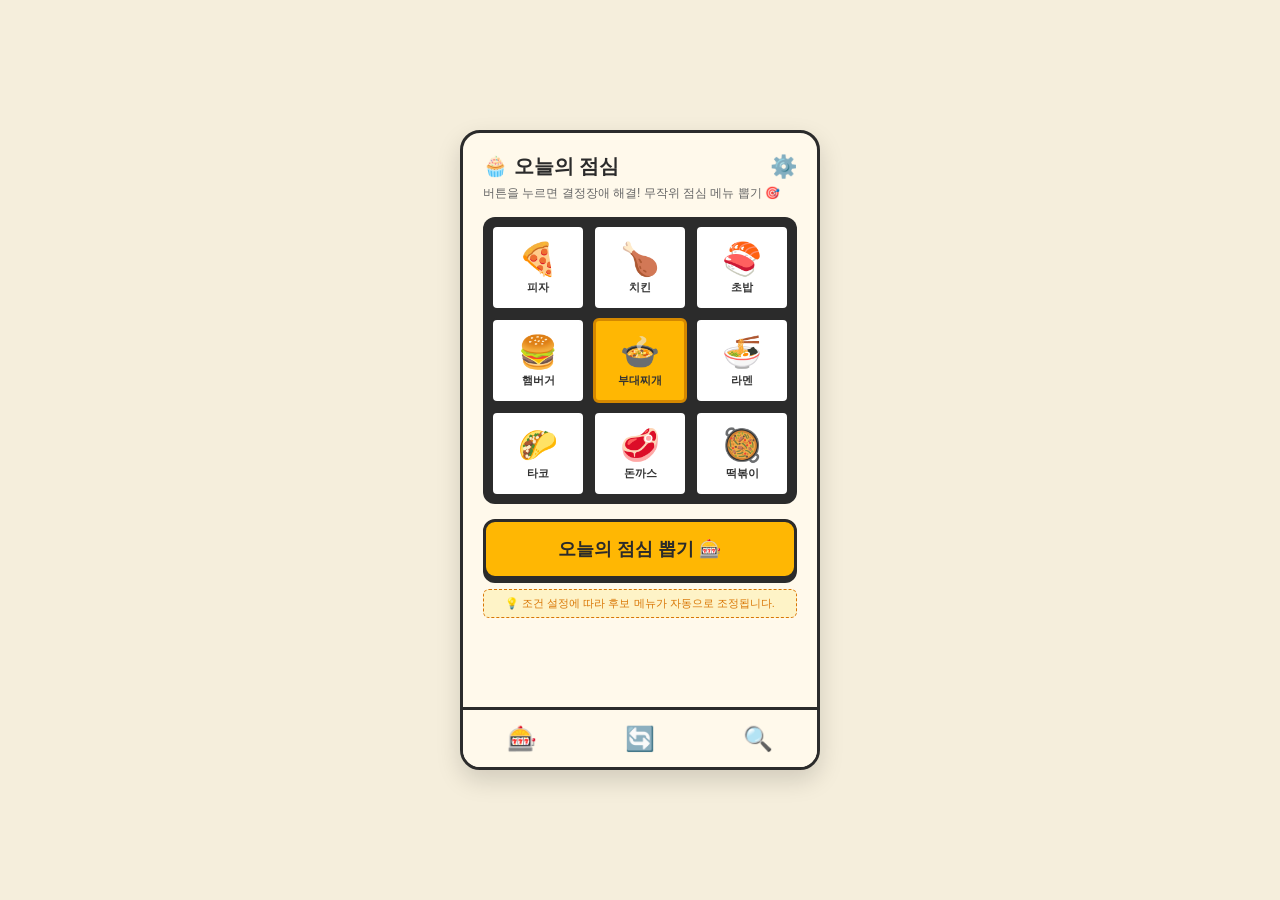
<file: s03/index.html>
<!DOCTYPE html>
<html lang="ko">
<head>
  <meta charset="UTF-8">
  <meta name="viewport" content="width=device-width, initial-scale=1.0">
  <title>오늘의 점심 추천 앱</title>
  <style>
    /* ==========================================
       CSS 스타일링 (디자인 & 테두리 & 배치)
       ========================================== */
    * {
      box-sizing: border-box;
      margin: 0;
      padding: 0;
      font-family: 'Comic Sans MS', 'Chalkboard SE', 'Casual', sans-serif;
    }

    body {
      background-color: #f5eedc;
      display: flex;
      justify-content: center;
      align-items: center;
      min-height: 100vh;
    }

    /* 모바일 프레임 규격 */
    .app-container {
      width: 360px;
      height: 640px;
      background-color: #fff9eb;
      border: 3px solid #2b2b2b;
      border-radius: 20px;
      box-shadow: 0 10px 25px rgba(0,0,0,0.15);
      position: relative;
      overflow: hidden;
      display: flex;
      flex-direction: column;
    }

    /* 화면 스크린 (기본적으로 숨김 처리) */
    .screen {
      display: none;
      flex: 1;
      padding: 20px;
      overflow-y: auto;
      flex-direction: column;
    }

    /* 활성화된 화면만 표시 */
    .screen.active {
      display: flex;
    }

    /* 공통 헤더 */
    .header {
      display: flex;
      justify-content: space-between;
      align-items: center;
      font-size: 20px;
      font-weight: bold;
      color: #2b2b2b;
      margin-bottom: 5px;
    }

    /* 헤더 하단 무작위 뽑기 안내문 */
    .header-subtext {
      font-size: 12px;
      color: #666;
      margin-bottom: 15px;
      font-weight: normal;
    }

    .icon-btn {
      background: none;
      border: none;
      font-size: 22px;
      cursor: pointer;
    }

    /* ==========================================
       [화면 1] 메인 뽑기 화면
       ========================================== */
    .slot-machine {
      display: grid;
      grid-template-columns: repeat(3, 1fr);
      grid-gap: 8px;
      background-color: #2b2b2b;
      padding: 8px;
      border-radius: 12px;
      margin-bottom: 15px;
    }

    .slot-item {
      background-color: #fff;
      height: 85px;
      border-radius: 6px;
      display: flex;
      flex-direction: column;
      justify-content: center;
      align-items: center;
      font-size: 32px;
      border: 2px solid #2b2b2b;
    }

    .slot-item .food-name {
      font-size: 11px;
      font-weight: bold;
      color: #333;
      margin-top: 2px;
    }

    .slot-item.highlight {
      background-color: #ffb703;
      border: 3px solid #d48800;
    }

    .main-draw-btn {
      background-color: #ffb703;
      color: #2b2b2b;
      border: 3px solid #2b2b2b;
      padding: 15px;
      border-radius: 12px;
      font-size: 18px;
      font-weight: bold;
      cursor: pointer;
      box-shadow: 0 4px 0 #2b2b2b;
      transition: transform 0.1s;
    }

    .main-draw-btn:active {
      transform: translateY(4px);
      box-shadow: none;
    }

    /* 현재 적용된 필터 상태 표시 */
    .filter-status {
      font-size: 11px;
      color: #d97706;
      background-color: #fef3c7;
      border: 1px dashed #d97706;
      border-radius: 6px;
      padding: 6px 10px;
      margin-top: 10px;
      text-align: center;
    }

    /* ==========================================
       [화면 2] 조건 설정 화면
       ========================================== */
    .input-group {
      margin-bottom: 12px;
    }

    .input-group label {
      display: block;
      font-weight: bold;
      margin-bottom: 5px;
      color: #2b2b2b;
    }

    .input-box {
      width: 100%;
      height: 48px;
      background-color: #fff;
      border: 2px solid #2b2b2b;
      border-radius: 10px;
      padding: 8px;
      font-size: 13px;
      outline: none;
      resize: none;
    }

    /* ==========================================
       [화면 3] 음식 상세 및 맛집 위치 화면
       ========================================== */
    .food-img-card {
      width: 100%;
      height: 130px;
      background-color: #ffb703;
      border: 3px solid #2b2b2b;
      border-radius: 12px;
      display: flex;
      flex-direction: column;
      justify-content: center;
      align-items: center;
      position: relative;
      margin-bottom: 15px;
    }

    .food-img-card .badge {
      position: absolute;
      top: 10px;
      left: 10px;
      background: #fff;
      border: 2px solid #2b2b2b;
      padding: 2px 8px;
      border-radius: 5px;
      font-size: 12px;
      font-weight: bold;
    }

    .food-img-card .icon {
      font-size: 50px;
    }

    .food-img-card .title {
      font-size: 18px;
      font-weight: bold;
      margin-top: 2px;
    }

    .rating-section-title {
      font-weight: bold;
      font-size: 16px;
      margin-bottom: 10px;
    }

    .restaurant-card {
      background-color: #fff;
      border: 2px solid #2b2b2b;
      border-radius: 10px;
      padding: 12px;
      margin-bottom: 10px;
      display: flex;
      flex-direction: column;
      gap: 4px;
    }

    .restaurant-name {
      font-weight: bold;
      font-size: 15px;
      color: #2b2b2b;
    }

    .restaurant-location {
      font-size: 12px;
      color: #d97706;
      font-weight: bold;
      display: flex;
      align-items: center;
      gap: 4px;
    }

    /* ==========================================
       하단 네비게이션 바
       ========================================== */
    .navbar {
      height: 60px;
      border-top: 3px solid #2b2b2b;
      background-color: #fff9eb;
      display: flex;
      justify-content: space-around;
      align-items: center;
    }

    .nav-btn {
      background: none;
      border: none;
      font-size: 24px;
      cursor: pointer;
      color: #2b2b2b;
    }
  </style>
</head>
<body>

  <div class="app-container">
    
    <!-- ==================== 화면 1: 오늘의 점심 ==================== -->
    <div id="screen1" class="screen active">
      <div class="header">
        <span>🧁 오늘의 점심</span>
        <button class="icon-btn" onclick="navigateTo('screen2')">⚙️</button>
      </div>
      <div class="header-subtext">버튼을 누르면 결정장애 해결! 무작위 점심 메뉴 뽑기 🎯</div>

      <!-- 3x3 슬롯 그리드 -->
      <div class="slot-machine" id="slot-grid">
        <div class="slot-item"><span>🍕</span><span class="food-name">피자</span></div>
        <div class="slot-item"><span>🍗</span><span class="food-name">치킨</span></div>
        <div class="slot-item"><span>🍣</span><span class="food-name">초밥</span></div>
        <div class="slot-item"><span>🍔</span><span class="food-name">햄버거</span></div>
        <div class="slot-item highlight" id="center-slot"><span>🍲</span><span class="food-name">부대찌개</span></div>
        <div class="slot-item"><span>🍜</span><span class="food-name">라멘</span></div>
        <div class="slot-item"><span>🌮</span><span class="food-name">타코</span></div>
        <div class="slot-item"><span>🥩</span><span class="food-name">돈까스</span></div>
        <div class="slot-item"><span>🥘</span><span class="food-name">떡볶이</span></div>
      </div>

      <button class="main-draw-btn" onclick="drawLunch()">오늘의 점심 뽑기 🎰</button>
      
      <div class="filter-status" id="filter-status-text">
        💡 조건 설정에 따라 후보 메뉴가 자동으로 조정됩니다.
      </div>
    </div>

    <!-- ==================== 화면 2: 식사 정보/선호도 설정 ==================== -->
    <div id="screen2" class="screen">
      <div class="header">
        <span>⚙️ 메뉴 조건 설정</span>
        <button class="icon-btn" onclick="applySettingsAndReturn()">✔ 완료</button>
      </div>
      <div class="header-subtext">제외하거나 추천 확률을 높일 단어를 적어주세요.</div>

      <div class="input-group">
        <label>어제 먹은 음식 (제외)</label>
        <textarea id="input-yesterday" class="input-box" placeholder="예: 돈까스, 피자"></textarea>
      </div>

      <div class="input-group">
        <label>알레르기 음식 (제외)</label>
        <textarea id="input-allergy" class="input-box" placeholder="예: 타코, 마라탕"></textarea>
      </div>

      <div class="input-group">
        <label>비선호 음식 (제외)</label>
        <textarea id="input-dislike" class="input-box" placeholder="예: 떡볶이, 햄버거"></textarea>
      </div>

      <div class="input-group">
        <label>선호 음식 (우선추천 ⭐)</label>
        <textarea id="input-like" class="input-box" placeholder="예: 초밥, 라멘, 치킨"></textarea>
      </div>
    </div>

    <!-- ==================== 화면 3: 선정된 음식 및 맛집 위치 정보 ==================== -->
    <div id="screen3" class="screen">
      <div class="header">
        <span>음식 상세</span>
        <button class="icon-btn" onclick="navigateTo('screen1')">🏠</button>
      </div>
      <div class="header-subtext">추천된 점심 메뉴와 대표 맛집 위치 정보입니다.</div>

      <div class="food-img-card">
        <span class="badge">오늘 선정된 음식</span>
        <span class="icon" id="detail-food-icon">🍕</span>
        <span class="title" id="detail-food-name">피자</span>
      </div>

      <div class="rating-section-title">📍 국내 추천 맛집 위치</div>

      <div id="restaurant-list">
        <!-- 맛집 이름과 실제 위치가 JS로 랜더링됩니다 -->
      </div>
    </div>

    <!-- ==================== 하단 네비게이션 ==================== -->
    <div class="navbar">
      <button class="nav-btn" onclick="navigateTo('screen1')" title="뽑기">🎰</button>
      <button class="nav-btn" onclick="navigateTo('screen2')" title="설정">🔄</button>
      <button class="nav-btn" onclick="navigateTo('screen3')" title="상세">🔍</button>
    </div>

  </div>

  <!-- ==========================================
       JavaScript 로직 (맛집 위치 데이터 표현)
       ========================================== -->
  <script>
    // 국내 대표 맛집과 실제 위치(지역/주소) 데이터
    const fullFoodDatabase = [
      { 
        name: '피자', 
        icon: '🍕', 
        restaurants: [
          { name: '잭슨피자 한남점', location: '서울 용산구 이태원로 274' },
          { name: '보니스피자펍', location: '서울 용산구 신흥로 3길 2' },
          { name: '매덕스피자', location: '서울 강남구 도산대로15길 11' }
        ] 
      },
      { 
        name: '치킨', 
        icon: '🍗', 
        restaurants: [
          { name: '계열사 본점', location: '서울 종로구 백석동길 7 (부암동)' },
          { name: '한성치킨', location: '경기 김포시 양촌읍 김포한강4로 327' },
          { name: '효도치킨 광화문점', location: '서울 종로구 사직로8길 21.1' }
        ] 
      },
      { 
        name: '초밥', 
        icon: '🍣', 
        restaurants: [
          { name: '스시소라 대치점', location: '서울 강남구 삼성로 85길 33' },
          { name: '상무초밥 강남점', location: '서울 서초구 강남대로 455' },
          { name: '박용석스시 홍대점', location: '서울 마포구 양화로 6길 57' }
        ] 
      },
      { 
        name: '햄버거', 
        icon: '🍔', 
        restaurants: [
          { name: '다운타운너 청담점', location: '서울 강남구 도산대로54길 12' },
          { name: '바스버거 성수점', location: '서울 성동구 아차산로 9길 12' },
          { name: '브루클린 더 버거조인트', location: '서울 서초구 서래로2길 27' }
        ] 
      },
      { 
        name: '라멘', 
        icon: '🍜', 
        restaurants: [
          { name: '오레노라멘 합정본점', location: '서울 마포구 독막로6길 14' },
          { name: '멘야하나비 잠실점', location: '서울 송파구 백제고분로45길 38' },
          { name: '부탄츄 신촌점', location: '서울 서대문구 연세로7길 26' }
        ] 
      },
      { 
        name: '타코', 
        icon: '🌮', 
        restaurants: [
          { name: '갓잇 송리단길점', location: '서울 송파구 백제고분로45길 4-14' },
          { name: '바토스 이태원점', location: '서울 용산구 이태원로 15길 1' },
          { name: '비야게레로', location: '서울 강남구 봉은사로78길 12 (삼성동)' }
        ] 
      },
      { 
        name: '돈까스', 
        icon: '🥩', 
        restaurants: [
          { name: '정돈 대학로본점', location: '서울 종로구 대학로9길 12' },
          { name: '크레이지카츠', location: '서울 마포구 포은로2나길 44 (합정)' },
          { name: '한성돈까스', location: '서울 서초구 강남대로97길 16' }
        ] 
      },
      { 
        name: '마라탕', 
        icon: '🍲', 
        restaurants: [
          { name: '하오마라 강남점', location: '서울 강남구 강남대로96길 12' },
          { name: '손오공마라탕 홍대점', location: '서울 마포구 홍익로 10' }
        ] 
      },
      { 
        name: '떡볶이', 
        icon: '🥘', 
        restaurants: [
          { name: '애플하우스 이수점', location: '서울 동작구 동작대로27길 31' },
          { name: '루비떡볶이', location: '서울 강남구 압구정로50길 28' },
          { name: '풍년쌀농산', location: '서울 종로구 화동 81-1 (삼청동)' }
        ] 
      },
      { 
        name: '부대찌개', 
        icon: '🍲', 
        restaurants: [
          { name: '오뎅식당 본점', location: '경기 의정부시 호국로1309번길 7' },
          { name: '이태원 바다식당', location: '서울 용산구 이태원로245' }
        ] 
      }
    ];

    let selectedFood = fullFoodDatabase[0];

    // [기능 1] 화면 전환
    function navigateTo(screenId) {
      const screens = document.querySelectorAll('.screen');
      screens.forEach(s => s.classList.remove('active'));

      const targetScreen = document.getElementById(screenId);
      if (targetScreen) {
        targetScreen.classList.add('active');
      }
    }

    // [기능 2] 조건 설정 반영 필터
    function getFilteredFoodPool() {
      const yesterdayText = document.getElementById('input-yesterday').value.trim();
      const allergyText = document.getElementById('input-allergy').value.trim();
      const dislikeText = document.getElementById('input-dislike').value.trim();
      const likeText = document.getElementById('input-like').value.trim();

      const excludeKeywords = [
        ...yesterdayText.split(','),
        ...allergyText.split(','),
        ...dislikeText.split(',')
      ].map(k => k.trim()).filter(k => k.length > 0);

      const likeKeywords = likeText.split(',').map(k => k.trim()).filter(k => k.length > 0);

      let filteredPool = fullFoodDatabase.filter(food => {
        const isExcluded = excludeKeywords.some(kw => food.name.includes(kw));
        return !isExcluded;
      });

      if (filteredPool.length === 0) {
        filteredPool = [...fullFoodDatabase];
      }

      let finalPool = [];
      filteredPool.forEach(food => {
        finalPool.push(food);
        const isLiked = likeKeywords.some(kw => food.name.includes(kw));
        if (isLiked) {
          finalPool.push(food);
          finalPool.push(food);
        }
      });

      const statusElement = document.getElementById('filter-status-text');
      if (excludeKeywords.length > 0 || likeKeywords.length > 0) {
        statusElement.textContent = `🎯 조건 적용 중 (제외: ${excludeKeywords.length}개 / 선호: ${likeKeywords.length}개)`;
      } else {
        statusElement.textContent = `💡 조건 설정에 따라 후보 메뉴가 자동으로 조정됩니다.`;
      }

      return finalPool;
    }

    function applySettingsAndReturn() {
      getFilteredFoodPool();
      navigateTo('screen1');
    }

    // [기능 3] 룰렛 슬롯 뽑기
    function drawLunch() {
      const pool = getFilteredFoodPool();
      const slotItems = document.querySelectorAll('.slot-item');
      let count = 0;

      const interval = setInterval(() => {
        slotItems.forEach(item => {
          const randomFood = pool[Math.floor(Math.random() * pool.length)];
          item.children[0].textContent = randomFood.icon;
          item.children[1].textContent = randomFood.name;
        });

        count++;

        if (count > 15) {
          clearInterval(interval);

          const finalFood = pool[Math.floor(Math.random() * pool.length)];
          const centerSlot = document.getElementById('center-slot');
          centerSlot.children[0].textContent = finalFood.icon;
          centerSlot.children[1].textContent = finalFood.name;

          selectedFood = finalFood;

          document.getElementById('detail-food-icon').textContent = selectedFood.icon;
          document.getElementById('detail-food-name').textContent = selectedFood.name;
          renderRestaurants(selectedFood.restaurants);

          setTimeout(() => {
            navigateTo('screen3');
          }, 400);
        }
      }, 70);
    }

    // [기능 4] 맛집 이름과 위치(주소) 출력
    function renderRestaurants(restaurants) {
      const listContainer = document.getElementById('restaurant-list');
      listContainer.innerHTML = '';

      restaurants.forEach(place => {
        const card = document.createElement('div');
        card.className = 'restaurant-card';

        card.innerHTML = `
          <div class="restaurant-name">${place.name}</div>
          <div class="restaurant-location">📍 ${place.location}</div>
        `;
        listContainer.appendChild(card);
      });
    }

    // 초기 맛집 목록 세팅
    renderRestaurants(selectedFood.restaurants);
  </script>
</body>
</html>
</file>
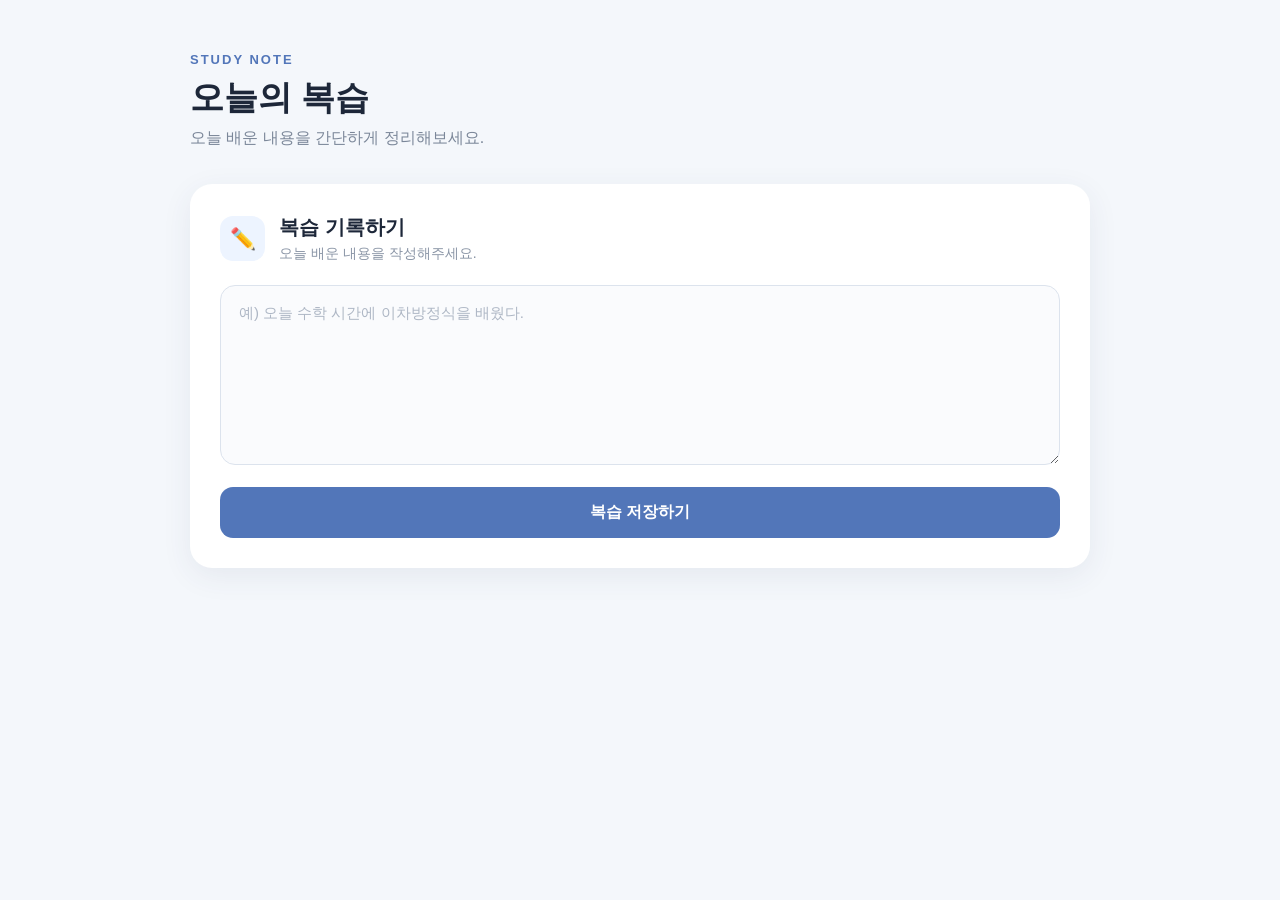
<file: s04/index.html>
<!DOCTYPE html>
<html lang="ko">
<head>
    <meta charset="UTF-8">
    <meta name="viewport" content="width=device-width, initial-scale=1.0">
    <title>오늘의 복습</title>
    <link rel="stylesheet" href="style.css">
</head>

<body>

<div class="container">

    <header class="top">
        <div>
            <span class="small-title">STUDY NOTE</span>
            <h1>오늘의 복습</h1>
            <p>오늘 배운 내용을 간단하게 정리해보세요.</p>
        </div>
    </header>


    <main>

        <!-- 복습 입력 -->
        <section class="review-box">

            <div class="box-title">

                <span class="icon">✏️</span>

                <div>
                    <h2>복습 기록하기</h2>
                    <p>오늘 배운 내용을 작성해주세요.</p>
                </div>

            </div>


            <textarea
                id="reviewInput"
                placeholder="예) 오늘 수학 시간에 이차방정식을 배웠다."
            ></textarea>


            <!-- 자동 과목 분류 -->
            <div id="subjectResult" class="subject-result hidden">

                <span>자동 분류</span>

                <strong id="detectedSubject">
                    기타
                </strong>

            </div>


            <button id="saveBtn" class="save-button">
                복습 저장하기
            </button>

        </section>


        <!-- 저장된 복습 -->
        <section id="reviewSection" class="review-section hidden">

            <div class="section-title">

                <h2>저장된 복습</h2>

                <button id="allBtn">
                    전체보기
                </button>

            </div>


            <!-- 과목 필터 -->
            <div class="filter-buttons">

                <button class="filter-btn active" data-subject="전체">
                    전체
                </button>

                <button class="filter-btn" data-subject="국어">
                    국어
                </button>

                <button class="filter-btn" data-subject="수학">
                    수학
                </button>

                <button class="filter-btn" data-subject="영어">
                    영어
                </button>

                <button class="filter-btn" data-subject="과학">
                    과학
                </button>

                <button class="filter-btn" data-subject="사회">
                    사회
                </button>

                <button class="filter-btn" data-subject="역사">
                    역사
                </button>

                <button class="filter-btn" data-subject="미술">
                    미술
                </button>

                <button class="filter-btn" data-subject="음악">
                    음악
                </button>

                <button class="filter-btn" data-subject="체육">
                    체육
                </button>

                <button class="filter-btn" data-subject="기타">
                    기타
                </button>

            </div>


            <div id="reviewList" class="review-list"></div>

        </section>

    </main>

</div>


<script src="script.js"></script>

</body>
</html>
</file>
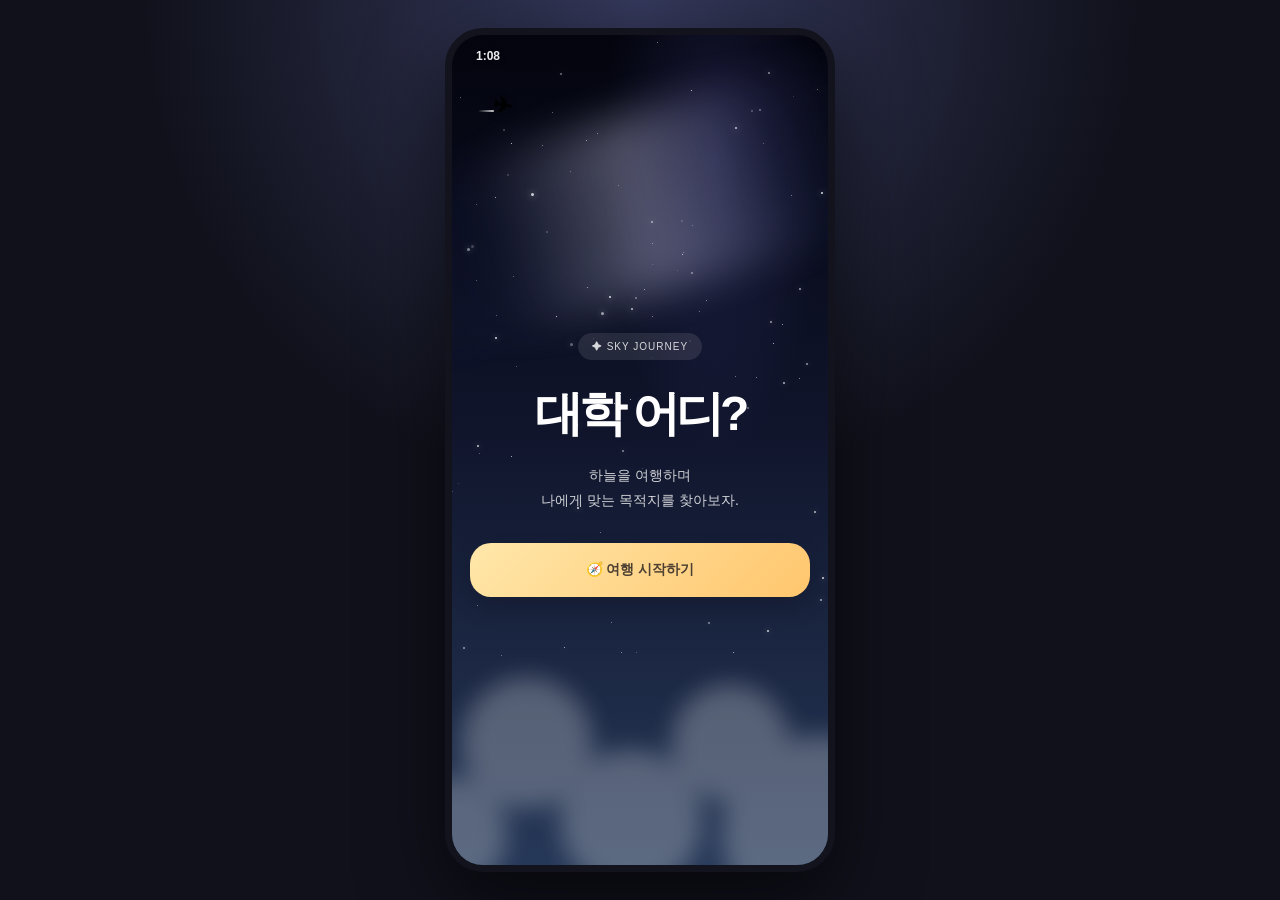
<file: s05/index.html>
<!DOCTYPE html>
<html lang="ko">
<head>
<meta charset="UTF-8">
<meta name="viewport" content="width=device-width, initial-scale=1.0">

<title>대학 어디? | Sky Journey</title>

<style>

/* =========================
   RESET
========================= */

* {
  margin: 0;
  padding: 0;
  box-sizing: border-box;
}

body {
  min-height: 100vh;

  display: grid;
  place-items: center;

  background:
    radial-gradient(circle at top, #35395c, transparent 45%),
    #10111b;

  font-family:
    Pretendard,
    "Malgun Gothic",
    sans-serif;
}


/* =========================
   PHONE
========================= */

.phone {
  position: relative;

  width: 390px;
  height: 844px;

  max-height: 94vh;

  overflow: hidden;

  border-radius: 38px;
  border: 7px solid #12131c;

  background: #11131e;

  box-shadow:
    0 30px 80px rgba(0,0,0,.55);
}


/* =========================
   STATUS BAR
========================= */

.status-bar {
  position: absolute;

  z-index: 100;

  top: 0;
  left: 0;

  width: 100%;
  height: 42px;

  display: flex;
  align-items: center;

  padding-left: 24px;

  color: rgba(255,255,255,.92);

  font-size: 12px;
  font-weight: 700;

  pointer-events: none;

  text-shadow:
    0 2px 6px rgba(0,0,0,.3);
}


/* =========================
   SKY
========================= */

.sky {
  position: absolute;
  inset: 0;

  overflow: hidden;

  transition:
    background 1.4s ease;
}


/* =========================
   NIGHT
========================= */

.sky.night {
  background:
    radial-gradient(
      ellipse at 70% 15%,
      rgba(89,85,180,.22),
      transparent 30%
    ),
    linear-gradient(
      to bottom,
      #03040d,
      #10152c 48%,
      #263858
    );
}


/* =========================
   DAY
========================= */

.sky.day {
  background:
    linear-gradient(
      to bottom,
      #4d9dd1,
      #91cee9 55%,
      #d8edf2
    );
}


/* =========================
   SUNSET
========================= */

.sky.sunset {
  background:
    linear-gradient(
      to bottom,
      #34274d 0%,
      #80506d 28%,
      #d97b76 55%,
      #ffbd82 100%
    );
}


/* =========================
   STARS
========================= */

.stars {
  position: absolute;
  inset: 0;

  z-index: 1;

  opacity: 1;

  transition:
    opacity 1s ease;

  pointer-events: none;
}

.star {
  position: absolute;

  border-radius: 50%;

  background: white;

  box-shadow:
    0 0 6px rgba(255,255,255,.85);
}


/* =========================
   MILKY WAY
========================= */

.milky-way {
  position: absolute;

  z-index: 2;

  width: 160%;
  height: 180px;

  top: 80px;
  left: -30%;

  transform:
    rotate(-17deg);

  background:
    linear-gradient(
      90deg,
      transparent,
      rgba(110,130,255,.05),
      rgba(220,220,255,.45),
      rgba(120,140,255,.08),
      transparent
    );

  filter:
    blur(20px);

  opacity: .75;

  transition:
    opacity 1s ease;

  pointer-events: none;
}


/* =========================
   DESTINATION MILKY WAY
========================= */

.sky.milky {
  background:
    radial-gradient(ellipse at 50% 35%, rgba(78,88,150,.28), transparent 38%),
    linear-gradient(to bottom, #02030a, #0a1025 52%, #1b2945);
}

.milky-sparkle {
  position: absolute;
  z-index: 3;
  border-radius: 50%;
  background: white;
  opacity: .25;
  pointer-events: none;
  box-shadow: 0 0 6px rgba(255,255,255,.95), 0 0 14px rgba(150,190,255,.6);
  animation: twinkle var(--twinkle-time, 2.8s) ease-in-out infinite;
  animation-delay: var(--twinkle-delay, 0s);
}

@keyframes twinkle {
  0%, 100% { transform: scale(.7); opacity: .2; }
  50% { transform: scale(1.8); opacity: 1; }
}

/* =========================
   CLOUDS
========================= */

.cloud-layer {
  position: absolute;

  z-index: 5;

  left: -10%;
  bottom: -10%;

  width: 120%;
  height: 55%;

  opacity: .25;

  background:

    radial-gradient(
      circle at 8% 75%,
      white 0 10%,
      transparent 11%
    ),

    radial-gradient(
      circle at 25% 55%,
      white 0 15%,
      transparent 16%
    ),

    radial-gradient(
      circle at 48% 72%,
      white 0 17%,
      transparent 18%
    ),

    radial-gradient(
      circle at 70% 55%,
      white 0 14%,
      transparent 15%
    ),

    radial-gradient(
      circle at 90% 75%,
      white 0 18%,
      transparent 19%
    );

  filter:
    blur(12px);

  transition:
    opacity 1.2s ease;
}


/* =========================
   SUNSET GLOW
========================= */

.sunset-glow {
  position: absolute;

  z-index: 3;

  inset: 0;

  opacity: 0;

  pointer-events: none;

  background:
    radial-gradient(
      ellipse at 60% 76%,
      rgba(255,226,145,.75),
      transparent 26%
    );

  transition:
    opacity 1s ease;
}


/* =========================
   BIRDS
========================= */

.birds {
  position: absolute;

  z-index: 10;

  top: 190px;
  right: 45px;

  font-size: 14px;

  letter-spacing: 7px;

  opacity: 0;

  transition:
    opacity 1s ease;

  color: rgba(50,50,60,.65);
}


/* =========================
   AIRPLANE
========================= */

.flight {
  position: absolute;

  z-index: 30;

  top: 50px;
  left: 7%;

  width: 86%;
  height: 60px;

  pointer-events: none;
}

.trail {
  position: absolute;

  left: 0;
  top: 25px;

  width: 5%;
  height: 2px;

  border-radius: 10px;

  background:
    linear-gradient(
      to right,
      transparent,
      rgba(255,255,255,.8)
    );

  transition:
    width 1.3s ease;
}

.plane {
  position: absolute;

  left: 5%;
  top: 10px;

  font-size: 19px;

  transform:
    rotate(10deg);

  transition:
    left 1.3s cubic-bezier(.2,.8,.2,1);

  filter:
    drop-shadow(
      0 3px 5px rgba(0,0,0,.2)
    );

  animation:
    planeFloat 3s ease-in-out infinite;
}

@keyframes planeFloat {

  50% {
    transform:
      translateY(-3px)
      rotate(10deg);
  }

}


/* =========================
   METEORS
========================= */

#meteorContainer {
  position: absolute;

  z-index: 6;

  inset: 0;

  pointer-events: none;

  overflow: hidden;
}

.meteor {
  position: absolute;

  width: 3px;
  height: 3px;

  border-radius: 50%;

  background: white;

  opacity: 0;

  box-shadow:
    0 0 8px white,
    0 0 16px rgba(180,210,255,.8);

  animation:
    meteorFall linear forwards;
}

.meteor::before {

  content: "";

  position: absolute;

  right: 0;
  top: 50%;

  width: var(--tail-length);
  height: 1px;

  transform:
    translateY(-50%);

  background:
    linear-gradient(
      to left,
      white,
      rgba(255,255,255,.5),
      transparent
    );
}

@keyframes meteorFall {

  0% {

    opacity: 0;

    transform:
      translate(0,0)
      rotate(-35deg);

  }

  10% {
    opacity: 1;
  }

  100% {

    opacity: 0;

    transform:
      translate(
        var(--meteor-x),
        var(--meteor-y)
      )
      rotate(-35deg);

  }

}


/* =========================
   APP
========================= */

.app {
  position: relative;

  z-index: 20;

  height: 100%;

  overflow-y: auto;

  padding:
    125px 18px 95px;

  scrollbar-width: none;
}

.app::-webkit-scrollbar {
  display: none;
}


/* =========================
   PAGE
========================= */

.page {
  display: none;
}

.page.active {

  display: block;

  animation:
    pageIn .6s ease;
}

@keyframes pageIn {

  from {

    opacity: 0;

    transform:
      translateY(15px);

  }

  to {

    opacity: 1;

    transform:
      translateY(0);

  }

}


/* =========================
   TEXT
========================= */

.eyebrow {

  color:
    rgba(255,255,255,.68);

  font-size: 10px;

  font-weight: 800;

  letter-spacing: 1.5px;

  margin-bottom: 8px;
}

.title {

  color: white;

  font-size: 30px;

  font-weight: 900;

  letter-spacing: -2px;
}

.subtitle {

  margin-top: 8px;
  margin-bottom: 20px;

  color:
    rgba(255,255,255,.78);

  font-size: 12px;

  line-height: 1.6;
}


/* =========================
   START
========================= */

.start {

  min-height: 610px;

  display: flex;

  flex-direction: column;

  justify-content: center;

  align-items: center;

  text-align: center;
}

.start-badge {

  margin-bottom: 22px;

  padding:
    8px 14px;

  border-radius: 20px;

  background:
    rgba(255,255,255,.1);

  backdrop-filter:
    blur(10px);

  color:
    rgba(255,255,255,.82);

  font-size: 10px;

  letter-spacing: 1px;
}

.start h1 {

  color: white;

  font-size: 48px;

  font-weight: 900;

  letter-spacing: -4px;
}

.start p {

  margin-top: 17px;

  color:
    rgba(255,255,255,.8);

  font-size: 14px;

  line-height: 1.8;
}


/* =========================
   BUTTON
========================= */

.main-button {

  width: 100%;

  margin-top: 30px;

  padding: 18px;

  border: none;

  border-radius: 21px;

  background:
    linear-gradient(
      135deg,
      #ffe7aa,
      #ffc66d
    );

  color:
    #4d4032;

  font-size: 14px;

  font-weight: 900;

  cursor: pointer;

  box-shadow:
    0 12px 25px rgba(0,0,0,.16);

  transition:
    transform .2s ease;
}

.main-button:hover {

  transform:
    translateY(-2px);
}


/* =========================
   CARD
========================= */

.card {

  position: relative;

  margin-bottom: 12px;

  padding: 18px;

  border-radius: 24px;

  background:
    rgba(255,255,255,.9);

  box-shadow:
    0 15px 35px rgba(0,0,0,.12);

  backdrop-filter:
    blur(15px);
}

.card-title {

  margin-bottom: 13px;

  color: #35313f;

  font-size: 14px;

  font-weight: 900;
}


/* =========================
   CATEGORY
========================= */

.category {

  border-top:
    1px solid #ece9ef;
}

.category:first-of-type {
  border-top: none;
}

.category-head {

  width: 100%;

  padding: 13px 0;

  display: flex;

  justify-content: space-between;

  border: none;

  background: transparent;

  color: #55505f;

  font-size: 13px;

  font-weight: 800;

  cursor: pointer;
}

.plus {

  width: 22px;
  height: 22px;

  display: grid;
  place-items: center;

  border-radius: 50%;

  background: #efedf1;

  transition:
    .3s;
}

.category.open .plus {

  transform:
    rotate(45deg);

  background: #635e73;

  color: white;
}

.field-list {

  display: none;

  flex-wrap: wrap;

  gap: 7px;

  padding-bottom: 13px;
}

.category.open .field-list {
  display: flex;
}

.chip {

  padding:
    9px 12px;

  border:
    1px solid #e2dee6;

  border-radius: 18px;

  background: white;

  color: #6a6573;

  font-size: 11px;

  font-weight: 700;

  cursor: pointer;
}

.chip.selected {

  background: #625d74;

  border-color: #625d74;

  color: white;
}


/* =========================
   OPTIONS
========================= */

.option-row {

  display: flex;

  gap: 7px;
}

.option {

  flex: 1;

  padding:
    13px 6px;

  border:
    1px solid #e5e1e7;

  border-radius: 15px;

  background: white;

  color: #6a6573;

  font-size: 12px;

  font-weight: 800;

  cursor: pointer;
}

.option.selected {

  background: #625d74;

  border-color: #625d74;

  color: white;
}


/* =========================
   SELECT
========================= */

select {

  width: 100%;

  padding: 14px;

  border:
    1px solid #e5e1e7;

  border-radius: 15px;

  background: white;

  color: #55505f;

  outline: none;
}


/* =========================
   UNIVERSITY CARD
========================= */

.uni-card {

  display: flex;

  align-items: center;

  gap: 13px;

  margin-bottom: 11px;

  padding: 15px;

  border-radius: 23px;

  background:
    rgba(255,255,255,.91);

  box-shadow:
    0 12px 30px rgba(0,0,0,.12);

  cursor: pointer;

  transition:
    transform .2s ease;
}

.uni-card:hover {

  transform:
    translateY(-2px);
}

.uni-icon {

  width: 55px;
  height: 55px;

  display: grid;

  place-items: center;

  border-radius: 18px;

  background:
    linear-gradient(
      135deg,
      #d9e7ed,
      #ded4e8
    );

  font-size: 23px;
}

.uni-main {
  flex: 1;
}

.uni-name {

  color: #373344;

  font-size: 15px;

  font-weight: 900;
}

.uni-place {

  margin-top: 5px;

  color: #898493;

  font-size: 10px;
}

.match {

  margin-top: 7px;

  color: #9b7745;

  font-size: 10px;

  font-weight: 900;
}


/* =========================
   DETAIL
========================= */

.back {

  margin-bottom: 14px;

  border: none;

  background: none;

  color: white;

  font-size: 12px;

  cursor: pointer;
}

.detail {

  padding: 22px;

  border-radius: 28px;

  background:
    rgba(255,252,249,.92);

  box-shadow:
    0 20px 45px rgba(0,0,0,.2);
}

.detail-top {

  display: flex;

  gap: 15px;

  padding-bottom: 18px;

  border-bottom:
    1px solid #ece5e1;
}

.big-icon {

  width: 70px;
  height: 70px;

  display: grid;

  place-items: center;

  border-radius: 22px;

  background:
    linear-gradient(
      135deg,
      #ead9cb,
      #e8c0b5
    );

  font-size: 30px;
}

.detail h2 {

  color: #3b3540;

  font-size: 21px;
}

.location {

  margin-top: 8px;

  color: #8b8388;

  font-size: 11px;
}

.detail-section {

  padding:
    16px 0;

  border-bottom:
    1px solid #ece5e1;
}

.detail-section h4 {

  margin-bottom: 8px;

  color: #5a5058;

  font-size: 13px;
}

.detail-section p {

  color: #777078;

  font-size: 12px;

  line-height: 1.7;
}


/* =========================
   SAVE BUTTON
========================= */

.save-button {

  width: 100%;

  margin-top: 15px;

  padding: 14px;

  border:
    1px solid #eadcdf;

  border-radius: 15px;

  background: white;

  color: #705e66;

  font-weight: 800;

  cursor: pointer;
}

.save-button.saved {

  background: #f3d9df;

  color: #a84e60;
}

.homepage {

  display: block;

  width: 100%;

  margin-top: 9px;

  padding: 14px;

  border-radius: 15px;

  background: #63576d;

  color: white;

  text-align: center;

  font-size: 12px;

  font-weight: 800;

  text-decoration: none;
}


/* =========================
   TAB BAR
========================= */

.tabbar {

  position: absolute;

  z-index: 50;

  bottom: 0;

  width: 100%;
  height: 76px;

  display: none;

  align-items: center;

  justify-content: space-around;

  background:
    rgba(13,17,29,.65);

  backdrop-filter:
    blur(20px);
}

.tab {

  border: none;

  background: transparent;

  color:
    rgba(255,255,255,.48);

  font-size: 11px;

  line-height: 1.8;

  cursor: pointer;
}

.tab.active {

  color: #ffe2a0;
}


/* =========================
   JOURNEY MAP
========================= */

.journey-map {
  position: relative;
  margin-top: 22px;
  padding: 8px 0;
}

.journey-line {
  position: absolute;
  left: 29px;
  top: 35px;
  bottom: 35px;
  width: 2px;
  background: rgba(255,255,255,.35);
}

.journey-stop {
  position: relative;
  z-index: 2;
  display: flex;
  align-items: center;
  gap: 14px;
  margin-bottom: 16px;
  padding: 16px;
  border-radius: 23px;
  background: rgba(255,255,255,.90);
  box-shadow: 0 12px 30px rgba(0,0,0,.12);
}

.journey-dot {
  width: 46px;
  height: 46px;
  display: grid;
  place-items: center;
  flex-shrink: 0;
  border-radius: 16px;
  background: #eef0f5;
  font-size: 20px;
}

.journey-stop b {
  display: block;
  color: #403a48;
  font-size: 13px;
  margin-bottom: 5px;
}

.journey-stop span {
  display: block;
  color: #85808b;
  font-size: 10px;
  line-height: 1.5;
}

/* =========================
   EMPTY
========================= */

.empty {

  padding:
    45px 20px;

  border-radius: 24px;

  background:
    rgba(255,255,255,.9);

  color: #686372;

  text-align: center;

  font-size: 13px;

  line-height: 1.8;
}


/* =========================
   MOBILE
========================= */

@media(max-width:600px) {

  body {
    background: #11131e;
  }

  .phone {

    width: 100vw;
    height: 100vh;

    max-height: none;

    border: none;
    border-radius: 0;
  }

}


/* =========================
   UNIVERSITY CONSTELLATION
========================= */
.constellation-card{position:relative;margin-top:24px;min-height:390px;border-radius:28px;overflow:hidden;background:linear-gradient(160deg,rgba(5,9,27,.88),rgba(20,29,62,.82));border:1px solid rgba(255,255,255,.12);box-shadow:0 18px 45px rgba(0,0,0,.18)}
.constellation-card:before{content:"";position:absolute;inset:0;background:radial-gradient(circle at 18% 24%,rgba(126,119,255,.16),transparent 24%),radial-gradient(circle at 78% 72%,rgba(255,207,134,.10),transparent 25%);pointer-events:none}
.constellation-hint{position:relative;z-index:3;padding:17px 18px;color:rgba(255,255,255,.72);font-size:11px;text-align:center;letter-spacing:.2px}
.constellation-sky{position:absolute;left:0;right:0;top:42px;bottom:0}
.constellation-empty{position:absolute;inset:75px 24px 30px;display:none;place-items:center;text-align:center;color:rgba(255,255,255,.65);font-size:13px;line-height:1.9}
.constellation-star{position:absolute;transform:translate(-50%,-50%);border:0;background:transparent;color:white;cursor:pointer;text-align:center;z-index:3;font-family:inherit}
.constellation-star .star-dot{display:block;width:18px;height:18px;margin:auto;border-radius:50%;background:#fff4bd;box-shadow:0 0 10px rgba(255,235,153,.95),0 0 26px rgba(151,175,255,.6);animation:constellationTwinkle var(--twinkle,3s) ease-in-out infinite var(--delay,0s)}
.constellation-star .star-dot:after{content:"✦";position:absolute;left:50%;top:-9px;transform:translateX(-50%);font-size:25px;color:#fff6c8;text-shadow:0 0 12px rgba(255,255,255,.8)}
.constellation-star .star-name{display:block;margin-top:12px;min-width:80px;max-width:110px;transform:translateX(-31%);color:rgba(255,255,255,.92);font-size:10px;line-height:1.35;text-shadow:0 2px 8px #000}
.constellation-line{position:absolute;height:1px;background:linear-gradient(90deg,transparent,rgba(210,220,255,.6),transparent);transform-origin:left center;z-index:1;opacity:.75}
@keyframes constellationTwinkle{0%,100%{transform:scale(.8);opacity:.7}50%{transform:scale(1.28);opacity:1}}
.journey-mini{display:flex;align-items:center;justify-content:center;gap:8px;margin:20px 0 8px;color:rgba(255,255,255,.72);font-size:10px}.journey-mini i{width:16px;height:1px;background:rgba(255,255,255,.25)}

</style>
</head>


<body>

<div class="phone">


<!-- =========================
     STATUS BAR
========================= -->

<div class="status-bar">
  <span id="currentTime">9:41</span>
</div>


<!-- =========================
     SKY
========================= -->

<div
  class="sky night"
  id="sky"
>

  <div
    class="stars"
    id="stars"
  ></div>


  <div
    class="milky-way"
    id="milkyWay"
  ></div>


  <div id="milkySparkles"></div>


  <div
    class="sunset-glow"
    id="sunsetGlow"
  ></div>


  <div
    class="birds"
    id="birds"
  >
    〰 〰 〰
  </div>


  <div
    class="cloud-layer"
    id="clouds"
  ></div>


  <div
    id="meteorContainer"
  ></div>


  <!-- 비행기 -->

  <div class="flight">

    <div
      class="trail"
      id="trail"
    ></div>

    <div
      class="plane"
      id="plane"
    >
      ✈
    </div>

  </div>

</div>


<!-- =========================
     APP
========================= -->

<main class="app">


<!-- =========================
     START PAGE
========================= -->

<section
  class="page active"
  id="startPage"
>

  <div class="start">

    <div class="start-badge">
      ✦ SKY JOURNEY
    </div>

    <h1>
      대학 어디?
    </h1>

    <p>
      하늘을 여행하며<br>
      나에게 맞는 목적지를 찾아보자.
    </p>

    <button
      class="main-button"
      onclick="startApp()"
    >
      🧭 여행 시작하기
    </button>

  </div>

</section>


<!-- =========================
     SEARCH PAGE
========================= -->

<section
  class="page"
  id="searchPage"
>

  <div class="eyebrow">
    YOUR FLIGHT PLAN
  </div>

  <h1 class="title">
    어디로 떠날까?
  </h1>

  <p class="subtitle">
    여행의 방향을 정해보자.
  </p>


  <!-- 관심 분야 -->

  <div class="card">

    <div class="card-title">
      ✦ 관심 분야
    </div>


    <!-- 예술 -->

    <div class="category">

      <button class="category-head">

        🎨 예술 · 창작

        <span class="plus">
          +
        </span>

      </button>

      <div class="field-list">

        <button
          class="chip field"
          data-value="사진"
        >
          📷 사진
        </button>

        <button
          class="chip field"
          data-value="영상"
        >
          🎬 영상
        </button>

        <button
          class="chip field"
          data-value="디자인"
        >
          🎨 디자인
        </button>

        <button
          class="chip field"
          data-value="미술"
        >
          🖼 미술
        </button>

        <button
          class="chip field"
          data-value="음악"
        >
          🎵 음악
        </button>

      </div>

    </div>


    <!-- 과학 -->

    <div class="category">

      <button class="category-head">

        🔬 과학 · 공학

        <span class="plus">
          +
        </span>

      </button>

      <div class="field-list">

        <button
          class="chip field"
          data-value="과학"
        >
          과학
        </button>

        <button
          class="chip field"
          data-value="공학"
        >
          공학
        </button>

        <button
          class="chip field"
          data-value="컴퓨터"
        >
          컴퓨터
        </button>

        <button
          class="chip field"
          data-value="AI"
        >
          AI
        </button>

      </div>

    </div>


    <!-- 인문 -->

    <div class="category">

      <button class="category-head">

        📚 인문 · 사회

        <span class="plus">
          +
        </span>

      </button>

      <div class="field-list">

        <button
          class="chip field"
          data-value="문학"
        >
          문학
        </button>

        <button
          class="chip field"
          data-value="심리"
        >
          심리
        </button>

        <button
          class="chip field"
          data-value="사회"
        >
          사회
        </button>

        <button
          class="chip field"
          data-value="외국어"
        >
          외국어
        </button>

      </div>

    </div>


    <!-- 실용 -->

    <div class="category">

      <button class="category-head">

        💼 경영 · 실용

        <span class="plus">
          +
        </span>

      </button>

      <div class="field-list">

        <button
          class="chip field"
          data-value="경영"
        >
          경영
        </button>

        <button
          class="chip field"
          data-value="경제"
        >
          경제
        </button>

        <button
          class="chip field"
          data-value="미디어"
        >
          미디어
        </button>

        <button
          class="chip field"
          data-value="관광"
        >
          관광
        </button>

      </div>

    </div>

  </div>


  <!-- 지원 방식 -->

  <div class="card">

    <div class="card-title">
      📝 지원 방식
    </div>

    <div class="option-row">

      <button
        class="option type"
        data-value="수시"
      >
        수시
      </button>

      <button
        class="option type"
        data-value="실기"
      >
        실기
      </button>

      <button
        class="option type"
        data-value="정시"
      >
        정시
      </button>

    </div>

  </div>


  <!-- 지역 -->

  <div class="card">

    <div class="card-title">
      📍 여행할 지역
    </div>

    <select id="region">

      <option value="">
        지역 선택
      </option>

      <option value="서울">
        서울
      </option>

      <option value="경기">
        경기
      </option>

      <option value="충청">
        충청
      </option>

      <option value="인천">
        인천
      </option>

      <option value="부산">
        부산
      </option>

    </select>

  </div>


  <button
    class="main-button"
    onclick="searchUniversities()"
  >
    🧭 목적지 찾기
  </button>

</section>


<!-- =========================
     RESULT PAGE
========================= -->

<section
  class="page"
  id="resultPage"
>

  <div class="eyebrow">
    DESTINATIONS FOUND
  </div>

  <h1 class="title">
    목적지를 찾았어!
  </h1>

  <p
    class="subtitle"
    id="resultInfo"
  ></p>

  <div
    id="resultList"
  ></div>

</section>


<!-- =========================
     DETAIL PAGE
========================= -->

<section
  class="page"
  id="detailPage"
>

  <button
    class="back"
    onclick="goBackFromDetail()"
  >
    ← 다른 목적지 보기
  </button>

  <div
    id="detailContent"
  ></div>

</section>


<!-- =========================
     MAP PAGE
========================= -->

<section class="page" id="mapPage">
  <div class="eyebrow">MY UNIVERSITY CONSTELLATION</div>
  <h1 class="title">나의 대학 별자리</h1>
  <p class="subtitle">최근 탐색한 대학들이 밤하늘의 별이 되었어.</p>

  <div class="constellation-card">
    <div class="constellation-hint">✦ 별을 누르면 그 대학을 다시 볼 수 있어</div>
    <div class="constellation-sky" id="constellationSky"></div>
    <div class="constellation-empty" id="constellationEmpty">
      🌟 아직 별자리가 만들어지지 않았어.<br>
      첫 번째 대학을 탐색하면 여기에 별이 떠.
    </div>
  </div>

  <div class="journey-mini">
    <span>🌌 시작</span><i></i><span>☁️ 탐색</span><i></i><span>🌇 발견</span><i></i><span>✨ 목적지</span>
  </div>
</section>


<!-- =========================
     FAVORITE PAGE
========================= -->

<section
  class="page"
  id="favoritePage"
>

  <div class="eyebrow">
    YOUR TRAVEL MAP
  </div>

  <h1 class="title">
    발견한 목적지
  </h1>

  <p class="subtitle">
    이번 여행에서 마음에 담아둔 곳이야.
  </p>

  <div
    id="favoriteList"
  ></div>

</section>


</main>


<!-- =========================
     TAB BAR
========================= -->

<nav
  class="tabbar"
  id="tabbar"
>

  <button
    class="tab active"
    id="searchTab"
    onclick="openSearch()"
  >
    🧭<br>
    여행하기
  </button>

  <button
    class="tab"
    id="mapTab"
    onclick="openMap()"
  >
    🗺️<br>
    여행 지도
  </button>

  <button
    class="tab"
    id="favoriteTab"
    onclick="openFavorites()"
  >
    ✦<br>
    목적지
  </button>

</nav>


</div>


<script>


/* =========================
   UNIVERSITY DATA
========================= */

const universities = [

  {
    id: 1,
    name: "서울예술대학교",
    icon: "📷",

    fields: [
      "사진",
      "영상",
      "디자인"
    ],

    types: [
      "수시",
      "실기"
    ],

    region: "경기",

    location:
      "경기도 안산시",

    description:
      "예술과 창작을 중심으로 다양한 실기와 프로젝트 기반 교육을 운영합니다.",

    website:
      "https://www.seoularts.ac.kr"
  },


  {
    id: 2,

    name: "계원예술대학교",

    icon: "🎨",

    fields: [
      "사진",
      "디자인",
      "미술"
    ],

    types: [
      "수시",
      "실기"
    ],

    region: "경기",

    location:
      "경기도 의왕시",

    description:
      "디자인과 예술 분야를 중심으로 다양한 창작 전공을 운영합니다.",

    website:
      "https://www.kaywon.ac.kr"
  },


  {
    id: 3,

    name: "중부대학교",

    icon: "🎓",

    fields: [
      "사진",
      "미디어",
      "디자인"
    ],

    types: [
      "수시",
      "실기",
      "정시"
    ],

    region: "충청",

    location:
      "충청남도 금산군",

    description:
      "예술과 미디어를 포함한 다양한 학문 분야를 운영합니다.",

    website:
      "https://www.joongbu.ac.kr"
  },


  {
    id: 4,

    name: "홍익대학교",

    icon: "🖼",

    fields: [
      "미술",
      "디자인",
      "사진"
    ],

    types: [
      "수시",
      "실기",
      "정시"
    ],

    region: "서울",

    location:
      "서울특별시 마포구",

    description:
      "미술과 디자인 분야로 잘 알려진 종합대학교입니다.",

    website:
      "https://www.hongik.ac.kr"
  },


  {
    id: 5,

    name: "국민대학교",

    icon: "💻",

    fields: [
      "디자인",
      "공학",
      "미디어"
    ],

    types: [
      "수시",
      "실기",
      "정시"
    ],

    region: "서울",

    location:
      "서울특별시 성북구",

    description:
      "디자인과 공학 등 다양한 분야를 운영하는 종합대학교입니다.",

    website:
      "https://www.kookmin.ac.kr"
  },


  {
    id: 6,

    name: "서울대학교",

    icon: "🔬",

    fields: [
      "과학",
      "공학",
      "문학"
    ],

    types: [
      "수시",
      "정시"
    ],

    region: "서울",

    location:
      "서울특별시 관악구",

    description:
      "다양한 인문사회와 자연과학 분야를 연구합니다.",

    website:
      "https://www.snu.ac.kr"
  },


  {
    id: 7,

    name: "KAIST",

    icon: "🚀",

    fields: [
      "과학",
      "공학",
      "컴퓨터",
      "AI"
    ],

    types: [
      "수시",
      "정시"
    ],

    region: "충청",

    location:
      "대전광역시",

    description:
      "과학과 기술을 중심으로 교육과 연구를 진행합니다.",

    website:
      "https://www.kaist.ac.kr"
  }

];


let selectedField = "";
let selectedType = "";

/* 목적지 탭에서 들어온 상세 화면인지 기억 */
let detailFromFavorites = false;
let detailFromMap = false;


/* =========================
   REAL TIME
========================= */

function updateTime() {

  const now =
    new Date();

  const hours =
    now.getHours();

  const minutes =
    String(
      now.getMinutes()
    ).padStart(2, "0");


  document
    .getElementById("currentTime")
    .textContent =
    `${hours}:${minutes}`;

}


updateTime();

setInterval(
  updateTime,
  1000
);


/* =========================
   RANDOM STARS
========================= */

const stars =
  document.getElementById("stars");


for (
  let i = 0;
  i < 100;
  i++
) {

  const star =
    document.createElement("div");

  star.className =
    "star";


  const size =
    Math.random() > .92
      ? 3
      : Math.random() > .65
      ? 2
      : 1;


  star.style.width =
    size + "px";

  star.style.height =
    size + "px";


  star.style.left =
    Math.random() * 100 + "%";

  star.style.top =
    Math.random() * 75 + "%";


  star.style.opacity =
    Math.random() * .7 + .2;


  stars.appendChild(star);

}


/* =========================
   MILKY WAY SPARKLES
========================= */

const milkySparkles = document.getElementById("milkySparkles");

for (let i = 0; i < 18; i++) {
  const sparkle = document.createElement("div");
  sparkle.className = "milky-sparkle";

  const size = 1 + Math.random() * 2.5;
  sparkle.style.width = size + "px";
  sparkle.style.height = size + "px";
  sparkle.style.left = (18 + Math.random() * 68) + "%";
  sparkle.style.top = (10 + Math.random() * 42) + "%";
  sparkle.style.setProperty("--twinkle-time", (1.8 + Math.random() * 2.8) + "s");
  sparkle.style.setProperty("--twinkle-delay", (-Math.random() * 3) + "s");

  milkySparkles.appendChild(sparkle);
}

milkySparkles.style.transition = "opacity 1s ease";
milkySparkles.style.opacity = "0";


/* =========================
   CATEGORY OPEN
========================= */

document
  .querySelectorAll(".category-head")
  .forEach(button => {

    button.onclick = () => {

      button
        .parentElement
        .classList
        .toggle("open");

    };

  });


/* =========================
   FIELD SELECT
========================= */

document
  .querySelectorAll(".field")
  .forEach(button => {

    button.onclick = () => {

      document
        .querySelectorAll(".field")
        .forEach(item => {

          item
            .classList
            .remove("selected");

        });


      button
        .classList
        .add("selected");


      selectedField =
        button.dataset.value;

    };

  });


/* =========================
   TYPE SELECT
========================= */

document
  .querySelectorAll(".type")
  .forEach(button => {

    button.onclick = () => {

      document
        .querySelectorAll(".type")
        .forEach(item => {

          item
            .classList
            .remove("selected");

        });


      button
        .classList
        .add("selected");


      selectedType =
        button.dataset.value;

    };

  });


/* =========================
   SKY MODE
========================= */

function setSky(mode) {

  const sky =
    document.getElementById("sky");


  sky.className =
    "sky " + mode;


  /* STARS */

  const starsVisible =
    mode === "night" ||
    mode === "milky";


  document
    .getElementById("stars")
    .style.opacity =

    starsVisible
      ? ".9"
      : "0";


  /* MILKY WAY */

  document
    .getElementById("milkyWay")
    .style.opacity =

    mode === "milky"
      ? "1"
      : mode === "night"
      ? ".75"
      : "0";


  /* DESTINATION MILKY SPARKLES */

  document
    .getElementById("milkySparkles")
    .style.opacity =

    mode === "milky"
      ? "1"
      : "0";


  /* CLOUD */

  const clouds =
    document.getElementById("clouds");


  if (
    mode === "day"
  ) {

    clouds.style.opacity =
      ".9";

  }

  else if (
    mode === "sunset"
  ) {

    clouds.style.opacity =
      ".65";

  }

  else if (
    mode === "milky"
  ) {

    clouds.style.opacity =
      ".12";

  }

  else {

    clouds.style.opacity =
      ".22";

  }


  /* SUNSET GLOW */

  document
    .getElementById("sunsetGlow")
    .style.opacity =

    mode === "sunset"
      ? "1"
      : "0";


  /* BIRDS */

  document
    .getElementById("birds")
    .style.opacity =

    mode === "day" ||
    mode === "sunset"

      ? ".7"
      : "0";

}


/* =========================
   PLANE MOVE
========================= */

function movePlane(progress) {

  const plane =
    document.getElementById("plane");

  const trail =
    document.getElementById("trail");


  const positions = {

    0: "5%",
    1: "27%",
    2: "50%",
    3: "70%",
    4: "87%"

  };


  plane.style.left =
    positions[progress];


  trail.style.width =
    positions[progress];

}


/* =========================
   PAGE CHANGE
========================= */

function showPage(id) {

  document
    .querySelectorAll(".page")
    .forEach(page => {

      page
        .classList
        .remove("active");

    });


  document
    .getElementById(id)
    .classList
    .add("active");


  /* 페이지별 하늘 자동 변경 */

  if (
    id === "startPage"
  ) {

    setSky("night");

  }

  else if (
    id === "searchPage"
  ) {

    setSky("day");

  }

  else if (
    id === "resultPage"
  ) {

    setSky("sunset");

  }

  else if (
    id === "detailPage"
  ) {

    /* 목적지 탭에서 들어온 상세는 은하수 유지 */
    setSky(detailFromFavorites ? "milky" : "night");

  }

  else if (
    id === "mapPage"
  ) {

    setSky("night");

  }

  else if (
    id === "favoritePage"
  ) {

    /* ★ 마지막 페이지 = 은하수 */

    setSky("milky");

  }


  document
    .querySelector(".app")
    .scrollTo({

      top: 0,

      behavior: "smooth"

    });

}


/* =========================
   METEOR
========================= */

function createMeteor() {

  const sky =
    document.getElementById("sky");

  const startPage =
    document.getElementById("startPage");


  /* 시작 화면 + 밤에서만 */

  if (
    !sky.classList.contains("night")
  ) {
    return;
  }


  if (
    !startPage.classList.contains("active")
  ) {
    return;
  }


  const container =
    document.getElementById(
      "meteorContainer"
    );


  const meteor =
    document.createElement("div");


  meteor.className =
    "meteor";


  meteor.style.left =
    Math.random() * 70 + "%";


  meteor.style.top =
    Math.random() * 35 + 8 + "%";


  meteor.style.setProperty(

    "--meteor-x",

    90 +
    Math.random() * 100 +
    "px"

  );


  meteor.style.setProperty(

    "--meteor-y",

    70 +
    Math.random() * 100 +
    "px"

  );


  meteor.style.setProperty(

    "--tail-length",

    40 +
    Math.random() * 55 +
    "px"

  );


  const duration =
    .7 +
    Math.random() * .7;


  meteor.style.animationDuration =
    duration + "s";


  container.appendChild(meteor);


  setTimeout(() => {

    meteor.remove();

  }, duration * 1000);

}


/* 랜덤 별똥별 */

function randomMeteorLoop() {

  createMeteor();


  const nextTime =

    5000 +
    Math.random() * 10000;


  setTimeout(

    randomMeteorLoop,

    nextTime

  );

}


randomMeteorLoop();


/* =========================
   START APP
========================= */

function startApp() {

  document
    .getElementById("tabbar")
    .style.display =
    "flex";


  movePlane(1);


  showPage("searchPage");


  setTab(
    "searchTab"
  );

}


/* =========================
   SEARCH UNIVERSITY
========================= */

function searchUniversities() {

  const region =

    document
      .getElementById("region")
      .value;


  if (

    !selectedField ||

    !selectedType ||

    !region

  ) {

    alert(
      "여행 조건을 모두 선택해주세요!"
    );

    return;

  }


  const results =

    universities

      .map(uni => {


        let score = 0;


        if (

          uni.fields.includes(
            selectedField
          )

        ) {

          score += 50;

        }


        if (

          uni.types.includes(
            selectedType
          )

        ) {

          score += 30;

        }


        if (

          uni.region === region

        ) {

          score += 20;

        }


        return {

          ...uni,

          score

        };

      })


      .filter(
        uni => uni.score > 0
      )


      .sort(
        (a, b) =>
          b.score - a.score
      );


  document
    .getElementById("resultInfo")
    .textContent =

    `${selectedField} · ${selectedType} · ${region}
    방향으로 찾아봤어.`;


  const list =

    document
      .getElementById("resultList");


  list.innerHTML = "";


  results
    .slice(0, 6)
    .forEach(uni => {


      list.innerHTML += `

<div
  class="uni-card"
  onclick="showDetail(${uni.id})"
>

  <div class="uni-icon">

    ${uni.icon}

  </div>


  <div class="uni-main">

    <div class="uni-name">

      ${uni.name}

    </div>


    <div class="uni-place">

      📍 ${uni.location}

    </div>


    <div class="match">

      ✦ ${uni.score}% MATCH

    </div>

  </div>

</div>

`;

    });


  if (
    results.length === 0
  ) {

    list.innerHTML = `

<div class="empty">

  아직 이 하늘 아래에서는<br>

  딱 맞는 목적지를 찾지 못했어 ☁️

</div>

`;

  }


  movePlane(2);


  showPage("resultPage");

}


/* =========================
   DETAIL
========================= */

function showDetail(id, fromFavorites = false, fromMap = false) {

  detailFromFavorites = fromFavorites;
  detailFromMap = fromMap;

  // 최근 본 대학을 별자리 기록으로 저장
  let recent = JSON.parse(localStorage.getItem("uniRecent")) || [];
  recent = recent.filter(item => item !== id);
  recent.unshift(id);
  recent = recent.slice(0, 8);
  localStorage.setItem("uniRecent", JSON.stringify(recent));

  const uni =

    universities.find(

      uni =>
        uni.id === id

    );


  const favorites =

    JSON.parse(

      localStorage.getItem(
        "uniFavorites"
      )

    ) || [];


  const saved =

    favorites.includes(id);


  document
    .getElementById("detailContent")
    .innerHTML = `

<div class="detail">

  <div class="detail-top">


    <div class="big-icon">

      ${uni.icon}

    </div>


    <div>

      <h2>

        ${uni.name}

      </h2>


      <div class="location">

        📍 ${uni.location}

      </div>

    </div>

  </div>


  <div class="detail-section">

    <h4>

      ✦ 발견한 분야

    </h4>

    <p>

      ${uni.fields.join(" · ")}

    </p>

  </div>


  <div class="detail-section">

    <h4>

      🧳 지원 가능한 전형

    </h4>

    <p>

      ${uni.types.join(" · ")}

    </p>

  </div>


  <div class="detail-section">

    <h4>

      DESTINATION NOTE

    </h4>

    <p>

      ${uni.description}

    </p>

  </div>


  <button

    class="save-button
    ${saved ? "saved" : ""}"

    onclick="toggleFavorite(${uni.id})"

  >

    ${

      saved

        ? "♥ 목적지에 저장됨"

        : "♡ 이곳을 저장하기"

    }

  </button>


  <a

    class="homepage"

    href="${uni.website}"

    target="_blank"

  >

    ↗ 공식 홈페이지

  </a>

</div>

`;


  movePlane(3);


  showPage("detailPage");

}


/* =========================
   FAVORITE
========================= */

function toggleFavorite(id) {

  let favorites =

    JSON.parse(

      localStorage.getItem(
        "uniFavorites"
      )

    ) || [];


  if (

    favorites.includes(id)

  ) {

    favorites =

      favorites.filter(

        item =>
          item !== id

      );

  }

  else {

    favorites.push(id);

  }


  localStorage.setItem(

    "uniFavorites",

    JSON.stringify(favorites)

  );


  showDetail(id, detailFromFavorites);

}


/* =========================
   OPEN FAVORITES
========================= */

function openFavorites() {

  const favorites =

    JSON.parse(

      localStorage.getItem(
        "uniFavorites"
      )

    ) || [];


  const saved =

    universities.filter(

      uni =>

        favorites.includes(
          uni.id
        )

    );


  const list =

    document
      .getElementById(
        "favoriteList"
      );


  list.innerHTML = "";


  if (

    saved.length === 0

  ) {

    list.innerHTML = `

<div class="empty">

  아직 여행 지도에<br>

  표시된 목적지가 없어 ✦

  <br><br>

  마음에 드는 대학을 발견하면<br>

  이곳에 하나씩 기록돼.

</div>

`;

  }

  else {

    saved.forEach(uni => {


      list.innerHTML += `

<div

  class="uni-card"

  onclick="showDetail(${uni.id}, true)"

>

  <div class="uni-icon">

    ${uni.icon}

  </div>


  <div class="uni-main">

    <div class="uni-name">

      ${uni.name}

    </div>


    <div class="uni-place">

      📍 ${uni.location}

    </div>


    <div class="match">

      ✦ SAVED DESTINATION

    </div>

  </div>

</div>

`;

    });

  }


  /* 마지막 목적지 */

  movePlane(4);


  /* ★ 여기서 무조건 은하수 페이지 */

  showPage("favoritePage");


  setTab(
    "favoriteTab"
  );

}


/* =========================
   DETAIL BACK
========================= */

function goBackFromDetail() {

  if (detailFromMap) {

    openMap();

  } else if (detailFromFavorites) {

    /* 목적지에서 왔다면 은하수가 유지되는 목적지로 돌아가기 */
    movePlane(4);
    openFavorites();

  } else {

    backResults();

  }

}


/* =========================
   BACK TO RESULT
========================= */

function backResults() {

  movePlane(2);


  showPage("resultPage");

}


/* =========================
   UNIVERSITY CONSTELLATION
========================= */
function renderConstellation() {
  const recent = JSON.parse(localStorage.getItem("uniRecent")) || [];
  const ids = recent.filter(id => universities.some(u => u.id === id));
  const sky = document.getElementById("constellationSky");
  const empty = document.getElementById("constellationEmpty");
  sky.innerHTML = "";
  empty.style.display = ids.length ? "none" : "grid";
  if (!ids.length) return;

  const positions = [
    [18,28],[48,18],[76,30],[30,53],[64,58],[18,76],[48,82],[82,74]
  ];
  const points=[];
  ids.forEach((id,index)=>{
    const uni=universities.find(u=>u.id===id);
    const [x,y]=positions[index]; points.push([x,y]);
    const star=document.createElement("button");
    star.className="constellation-star";
    star.style.left=x+"%"; star.style.top=y+"%";
    star.style.setProperty("--twinkle",(2.2+Math.random()*2.2)+"s");
    star.style.setProperty("--delay",(-Math.random()*2)+"s");
    star.innerHTML=`<span class="star-dot"></span><span class="star-name">${uni.name}</span>`;
    star.onclick=()=>showDetail(id,false,true);
    sky.appendChild(star);
  });
  for(let i=1;i<points.length;i++){
    const [x1,y1]=points[i-1], [x2,y2]=points[i];
    const dx=x2-x1, dy=y2-y1;
    const line=document.createElement("div"); line.className="constellation-line";
    line.style.left=x1+"%"; line.style.top=y1+"%";
    line.style.width=Math.sqrt(dx*dx+dy*dy)+"%";
    line.style.transform=`rotate(${Math.atan2(dy,dx)*180/Math.PI}deg)`;
    sky.appendChild(line);
  }
}

/* =========================
   OPEN MAP
========================= */

function openMap() {

  detailFromFavorites = false;
  detailFromMap = false;
  renderConstellation();
  movePlane(2);
  showPage("mapPage");
  setTab("mapTab");

}


/* =========================
   OPEN SEARCH
========================= */

function openSearch() {

  movePlane(1);


  showPage("searchPage");


  setTab(
    "searchTab"
  );

}


/* =========================
   TAB
========================= */

function setTab(id) {

  document
    .querySelectorAll(".tab")
    .forEach(tab => {

      tab
        .classList
        .remove("active");

    });


  document
    .getElementById(id)
    .classList
    .add("active");

}

</script>

</body>
</html>
</file>
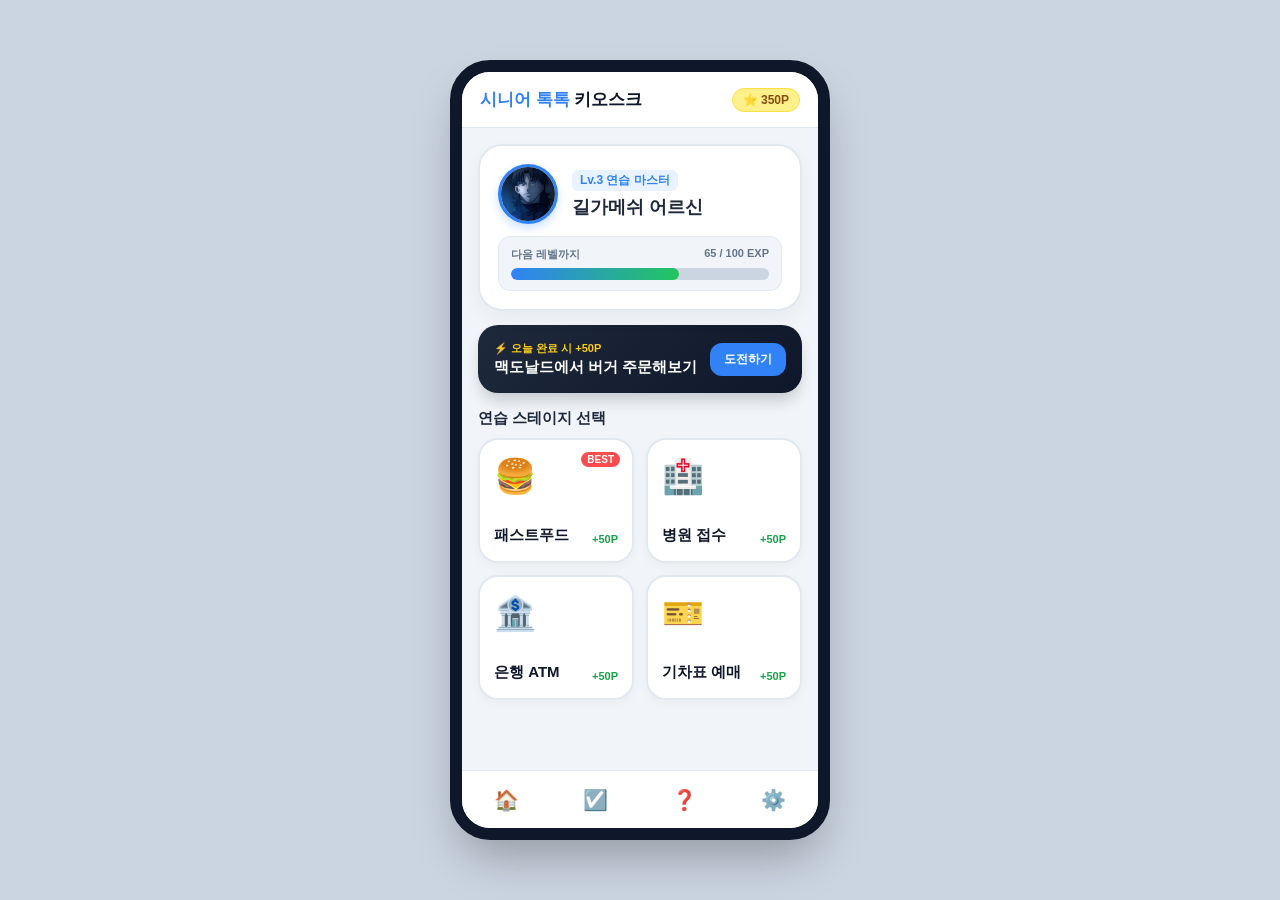
<file: s06/index.html>
<!DOCTYPE html>
<html lang="ko">
<head>
    <meta charset="UTF-8">
    <meta name="viewport" content="width=device-width, initial-scale=1.0">
    <title>시니어 톡톡 - 키오스크 연습장</title>
    <style>
        * { box-sizing: border-box; margin: 0; padding: 0; font-family: 'Pretendard', -apple-system, sans-serif; }
        body { background-color: #cbd5e1; display: flex; justify-content: center; align-items: center; min-height: 100vh; }

        .phone-frame {
            width: 380px; height: 780px; background: #f1f5f9;
            border: 12px solid #0f172a; border-radius: 40px;
            display: flex; flex-direction: column; position: relative;
            box-shadow: 0 25px 50px -12px rgba(0, 0, 0, 0.3); overflow: hidden;
        }

        /* --- 상단 앱 헤더 --- */
        .app-header {
            background: #ffffff; padding: 14px 18px;
            display: flex; justify-content: space-between; align-items: center;
            border-bottom: 1px solid #e2e8f0; z-index: 10; height: 56px;
        }
        .header-left { display: flex; align-items: center; gap: 8px; }
        .back-btn {
            background: none; border: none; font-size: 20px; font-weight: bold;
            cursor: pointer; color: #334155; display: none; padding: 0 4px;
        }
        .app-logo { font-size: 17px; font-weight: 800; color: #0f172a; display: flex; align-items: center; gap: 4px; }
        .app-logo span { color: #3182f6; }
        .user-point-badge { background: #fef08a; color: #854d0e; font-size: 12px; font-weight: 800; padding: 4px 10px; border-radius: 20px; border: 1px solid #fde047; }

        .content-area { flex: 1; overflow-y: auto; display: flex; flex-direction: column; }
        .page { display: none; height: 100%; flex-direction: column; padding: 16px; overflow-y: auto; }
        .page.active { display: flex; }

        /* --- [1] 메인 화면 --- */
        .game-status-card {
            background: #ffffff; border-radius: 24px; padding: 18px;
            box-shadow: 0 8px 20px rgba(0,0,0,0.04); margin-bottom: 14px;
            border: 2px solid #e2e8f0; position: relative; overflow: hidden;
        }
        .status-top { display: flex; align-items: center; gap: 14px; margin-bottom: 12px; }
        .avatar-box {
            width: 60px; height: 60px; border-radius: 50%;
            border: 3px solid #3182f6; box-shadow: 0 4px 8px rgba(49, 130, 246, 0.25);
            object-fit: cover; animation: bounce 2s infinite;
        }
        @keyframes bounce { 0%, 100% { transform: translateY(0); } 50% { transform: translateY(-4px); } }
        
        .user-title { font-size: 12px; font-weight: 700; color: #3182f6; background: #e8f3ff; padding: 2px 8px; border-radius: 6px; display: inline-block; margin-bottom: 4px; }
        .user-name { font-size: 18px; font-weight: 800; color: #1e293b; }

        .exp-container { background: #f1f5f9; border-radius: 12px; padding: 10px 12px; border: 1px solid #e2e8f0; }
        .exp-label { display: flex; justify-content: space-between; font-size: 11px; font-weight: 800; color: #64748b; margin-bottom: 6px; }
        .exp-bar-bg { background: #cbd5e1; height: 12px; border-radius: 6px; overflow: hidden; position: relative; }
        .exp-bar-fill { background: linear-gradient(90deg, #3182f6, #22c55e); height: 100%; width: 65%; border-radius: 6px; }

        .toss-mission-card {
            background: linear-gradient(135deg, #1e293b 0%, #0f172a 100%);
            color: white; border-radius: 20px; padding: 16px; margin-bottom: 16px;
            display: flex; justify-content: space-between; align-items: center;
            box-shadow: 0 10px 15px -3px rgba(15, 23, 42, 0.2); cursor: pointer; transition: transform 0.1s;
        }
        .toss-mission-card:active { transform: scale(0.98); }
        .mission-info .tag { color: #facc15; font-size: 11px; font-weight: 800; margin-bottom: 2px; display: block; }
        .mission-info .desc { font-size: 15px; font-weight: 700; }
        .mission-btn { background: #3182f6; color: white; border: none; font-size: 12px; font-weight: 800; padding: 8px 14px; border-radius: 12px; cursor: pointer; }

        .section-label { font-size: 15px; font-weight: 800; color: #1e293b; margin-bottom: 10px; }
        .game-grid { display: grid; grid-template-columns: 1fr 1fr; gap: 12px; }
        
        .arcade-card {
            background: #ffffff; border-radius: 20px; padding: 16px 14px;
            display: flex; flex-direction: column; justify-content: space-between; height: 125px;
            border: 2px solid #e2e8f0; cursor: pointer; position: relative;
            box-shadow: 0 4px 12px rgba(0,0,0,0.03); transition: all 0.15s ease;
        }
        .arcade-card:active { transform: scale(0.95); background: #f8fafc; }
        .arcade-card .badge { position: absolute; top: 12px; right: 12px; background: #ff4d4d; color: white; font-size: 10px; font-weight: 800; padding: 2px 6px; border-radius: 8px; }
        .arcade-card .icon-box { font-size: 34px; }
        .arcade-card .title-box { display: flex; justify-content: space-between; align-items: flex-end; }
        .arcade-card .title { font-size: 15px; font-weight: 800; color: #0f172a; }
        .arcade-card .reward { font-size: 11px; font-weight: 700; color: #16a34a; }

        /* --- [2] 식당 키오스크 --- */
        .mcd-header { background: #262626; color: #facc15; padding: 10px; text-align: center; font-weight: 900; font-size: 15px; border-radius: 12px 12px 0 0; }
        .mcd-nav { display: flex; background: #dc2626; color: white; text-align: center; font-weight: bold; font-size: 12px; }
        .mcd-nav div { flex: 1; padding: 10px 0; cursor: pointer; }
        .mcd-nav div.active { border-bottom: 3px solid #facc15; color: #facc15; background: #b91c1c; }

        .mcd-body { background: #f8fafc; border: 1px solid #cbd5e1; border-top: none; padding: 8px; max-height: 200px; overflow-y: auto; }
        .mcd-grid { display: grid; grid-template-columns: 1fr 1fr; gap: 8px; }
        .mcd-item { background: #fff; border: 1px solid #e2e8f0; border-radius: 12px; padding: 8px; text-align: center; display: flex; flex-direction: column; align-items: center; }
        .mcd-item .img { font-size: 32px; margin: 2px 0; }
        .mcd-item .title { font-size: 12px; font-weight: bold; color: #1e293b; }
        .mcd-item .price { font-size: 12px; color: #dc2626; font-weight: 800; margin-bottom: 4px; }
        .mcd-item .add-btn { background: #facc15; color: #1e293b; border: none; padding: 4px 12px; border-radius: 12px; font-weight: bold; font-size: 11px; cursor: pointer; width: 100%; }

        .cart-box { background: #fff; border: 1px solid #cbd5e1; border-radius: 12px; padding: 10px; margin-top: 8px; flex: 1; display: flex; flex-direction: column; }
        .cart-top { display: flex; justify-content: space-between; align-items: center; margin-bottom: 6px; }
        .cart-list { flex: 1; overflow-y: auto; max-height: 70px; }
        .cart-row { display: flex; justify-content: space-between; align-items: center; font-size: 11px; font-weight: bold; padding: 4px 0; border-bottom: 1px solid #f1f5f9; }
        .qty-btns button { width: 18px; height: 18px; background: #e2e8f0; border: none; border-radius: 4px; font-weight: bold; cursor: pointer; }

        .total-banner { background: #1e293b; color: white; border-radius: 8px; padding: 8px 12px; margin-top: 6px; display: flex; justify-content: space-between; font-size: 12px; font-weight: bold; }
        .total-banner .price { color: #facc15; font-size: 14px; }

        .kiosk-bottom-btns { display: flex; gap: 6px; margin-top: 8px; }
        .k-btn { flex: 1; padding: 10px 0; border: none; border-radius: 8px; font-weight: bold; font-size: 13px; cursor: pointer; color: white; }

        /* --- [3] 병원 키오스크 --- */
        .hospital-card { background: #fff; border-radius: 16px; padding: 16px; border: 2px solid #0284c7; }
        .hospital-header { color: #0284c7; font-size: 16px; font-weight: 800; text-align: center; margin-bottom: 14px; padding-bottom: 8px; border-bottom: 2px solid #e0f2fe; }
        .input-display { background: #f0f9ff; border: 1px solid #bae6fd; font-size: 18px; font-weight: bold; text-align: center; padding: 10px; border-radius: 10px; margin-bottom: 10px; letter-spacing: 2px; }
        .keypad-grid { display: grid; grid-template-columns: repeat(3, 1fr); gap: 6px; margin-bottom: 12px; }
        .key-btn { background: #f8fafc; border: 1px solid #cbd5e1; padding: 12px; border-radius: 8px; font-size: 16px; font-weight: bold; cursor: pointer; text-align: center; }
        .key-btn:active { background: #e2e8f0; }
        .dept-grid { display: grid; grid-template-columns: 1fr 1fr; gap: 8px; margin-top: 8px; }
        .dept-btn { background: #f0fdf4; border: 1.5px solid #86efac; padding: 12px; border-radius: 10px; font-size: 13px; font-weight: bold; color: #166534; cursor: pointer; text-align: center; }
        .dept-btn.selected { background: #22c55e; color: white; border-color: #16a34a; }

        /* --- [4] 은행 ATM --- */
        .atm-card { background: #fff; border-radius: 16px; padding: 16px; border: 2px solid #059669; }
        .atm-header { background: #059669; color: white; padding: 8px; text-align: center; font-weight: 800; border-radius: 8px; margin-bottom: 12px; }
        .atm-menu-grid { display: grid; grid-template-columns: 1fr 1fr; gap: 10px; margin-bottom: 14px; }
        .atm-menu-btn { background: #ecfdf5; border: 2px solid #a7f3d0; padding: 14px 10px; border-radius: 12px; font-weight: 800; color: #065f46; text-align: center; cursor: pointer; font-size: 14px; }
        .atm-menu-btn.active { background: #059669; color: white; }

        /* --- [5] 기차표 예매 --- */
        .train-card { background: #fff; border-radius: 16px; padding: 16px; border: 2px solid #7c3aed; }
        .train-header { color: #7c3aed; font-size: 16px; font-weight: 800; text-align: center; margin-bottom: 12px; }
        .route-box { display: flex; justify-content: space-between; align-items: center; background: #f5f3ff; padding: 12px; border-radius: 12px; margin-bottom: 12px; font-weight: bold; }
        .route-select { padding: 6px; border-radius: 6px; border: 1px solid #ddd; font-weight: bold; }

        /* --- [6] 내 기록 --- */
        .record-header { font-size: 17px; font-weight: bold; margin-bottom: 12px; color: #0f172a; }
        .record-list { display: flex; flex-direction: column; gap: 8px; flex: 1; overflow-y: auto; }
        .record-item-card { background: #fff; border: 1px solid #e2e8f0; border-radius: 12px; padding: 12px; cursor: pointer; }
        .record-main-info { display: flex; justify-content: space-between; align-items: center; font-weight: bold; font-size: 14px; }
        .record-detail { display: none; margin-top: 8px; padding-top: 8px; border-top: 1px dashed #cbd5e1; font-size: 12px; color: #475569; }
        .record-item-card.open .record-detail { display: block; }

        /* --- [7] 도움말 & [8] 설정 --- */
        .info-card { background: white; padding: 16px; border-radius: 16px; border: 1px solid #e2e8f0; margin-bottom: 10px; }
        .setting-row { display: flex; justify-content: space-between; align-items: center; padding: 12px 0; border-bottom: 1px solid #f1f5f9; font-weight: bold; font-size: 14px; }

        /* 하단 네비게이션 */
        .bottom-bar { height: 58px; border-top: 1px solid #e2e8f0; display: flex; background: #fff; }
        .tab-btn { flex: 1; background: none; border: none; font-size: 20px; cursor: pointer; display: flex; align-items: center; justify-content: center; color: #94a3b8; }
        .tab-btn.active { color: #3182f6; }

        .modal-overlay { display: none; position: absolute; top:0; left:0; width:100%; height:100%; background: rgba(0,0,0,0.5); justify-content: center; align-items: center; z-index: 100; }
        .modal { background: white; padding: 20px; border-radius: 20px; width: 80%; text-align: center; }
        .modal button { margin-top: 14px; padding: 8px 20px; background: #3182f6; color: white; border: none; border-radius: 8px; font-weight: bold; cursor: pointer; }
    </style>
</head>
<body>

<div class="phone-frame">
    <!-- 통합 헤더 -->
    <div class="app-header">
        <div class="header-left">
            <button id="back-btn" class="back-btn" onclick="goBack()">←</button>
            <div class="app-logo"><span>시니어 톡톡</span> 키오스크</div>
        </div>
        <div class="user-point-badge" id="user-points">⭐ 350P</div>
    </div>

    <div class="content-area">
        <!-- [1] 메인 화면 -->
        <div id="page-home" class="page active">
            <div class="game-status-card">
                <div class="status-top">
                    <img src="코토미네.jpg" class="avatar-box" alt="프로필 사진">
                    <div>
                        <span class="user-title">Lv.3 연습 마스터</span>
                        <div class="user-name" id="display-username">길가메쉬 어르신</div>
                    </div>
                </div>
                <div class="exp-container">
                    <div class="exp-label">
                        <span>다음 레벨까지</span>
                        <span id="exp-text">65 / 100 EXP</span>
                    </div>
                    <div class="exp-bar-bg">
                        <div class="exp-bar-fill" id="exp-bar" style="width: 65%;"></div>
                    </div>
                </div>
            </div>

            <div class="toss-mission-card" onclick="goPage('kiosk')">
                <div class="mission-info">
                    <span class="tag">⚡ 오늘 완료 시 +50P</span>
                    <div class="desc">맥도날드에서 버거 주문해보기</div>
                </div>
                <button class="mission-btn">도전하기</button>
            </div>

            <div class="section-label">연습 스테이지 선택</div>
            <div class="game-grid">
                <div class="arcade-card" onclick="goPage('kiosk')">
                    <span class="badge">BEST</span>
                    <div class="icon-box">🍔</div>
                    <div class="title-box">
                        <span class="title">패스트푸드</span>
                        <span class="reward">+50P</span>
                    </div>
                </div>
                <div class="arcade-card" onclick="goPage('hospital')">
                    <div class="icon-box">🏥</div>
                    <div class="title-box">
                        <span class="title">병원 접수</span>
                        <span class="reward">+50P</span>
                    </div>
                </div>
                <div class="arcade-card" onclick="goPage('atm')">
                    <div class="icon-box">🏦</div>
                    <div class="title-box">
                        <span class="title">은행 ATM</span>
                        <span class="reward">+50P</span>
                    </div>
                </div>
                <div class="arcade-card" onclick="goPage('train')">
                    <div class="icon-box">🎫</div>
                    <div class="title-box">
                        <span class="title">기차표 예매</span>
                        <span class="reward">+50P</span>
                    </div>
                </div>
            </div>
        </div>

        <!-- [2] 패스트푸드 키오스크 -->
        <div id="page-kiosk" class="page">
            <div class="mcd-header">McDonald's 주문하기</div>
            <div class="mcd-nav">
                <div class="active">추천메뉴</div>
                <div>버거</div>
                <div>사이드</div>
                <div>음료</div>
            </div>
            
            <div class="mcd-body">
                <div class="mcd-grid">
                    <div class="mcd-item">
                        <span class="img">🍔</span>
                        <span class="title">불고기 버거</span>
                        <span class="price">3,000원</span>
                        <button class="add-btn" onclick="addToCart('불고기 버거', 3000)">+ 담기</button>
                    </div>
                    <div class="mcd-item">
                        <span class="img">🍔🥤</span>
                        <span class="title">빅맥 세트</span>
                        <span class="price">6,500원</span>
                        <button class="add-btn" onclick="addToCart('빅맥 세트', 6500)">+ 담기</button>
                    </div>
                    <div class="mcd-item">
                        <span class="img">🍟</span>
                        <span class="title">후렌치 후라이</span>
                        <span class="price">2,000원</span>
                        <button class="add-btn" onclick="addToCart('후렌치 후라이', 2000)">+ 담기</button>
                    </div>
                    <div class="mcd-item">
                        <span class="img">🥤</span>
                        <span class="title">코카콜라</span>
                        <span class="price">1,700원</span>
                        <button class="add-btn" onclick="addToCart('코카콜라', 1700)">+ 담기</button>
                    </div>
                </div>
            </div>

            <div class="cart-box">
                <div class="cart-top">
                    <span style="font-size: 11px; font-weight: bold; color: #475569;">🛒 선택한 주문 내역</span>
                    <button style="font-size: 10px; color: #ef4444; border: none; background: none; cursor: pointer; font-weight: bold;" onclick="clearCart()">전체취소</button>
                </div>
                <div class="cart-list" id="cart-list">
                    <div style="font-size: 11px; color: #94a3b8; text-align: center; margin-top: 10px;">메뉴를 누르면 담깁니다.</div>
                </div>
                <div class="total-banner">
                    <span>수량: <span id="cart-qty" style="color: #facc15;">0</span>개</span>
                    <span>합계: <span id="cart-total" class="price">0원</span></span>
                </div>
            </div>

            <div class="kiosk-bottom-btns">
                <button class="k-btn" style="background: #64748b;" onclick="clearCart()">취소하기</button>
                <button class="k-btn" style="background: #16a34a;" onclick="completeOrder('식당 주문하기')">주문 완료</button>
            </div>
        </div>

        <!-- [3] 병원 접수 키오스크 -->
        <div id="page-hospital" class="page">
            <div class="hospital-card">
                <div class="hospital-header">🏥 메디컬 병원 자동 접수</div>
                <div style="font-size: 12px; font-weight: bold; color: #0284c7; margin-bottom: 6px;">1. 생년월일 6자리를 입력하세요.</div>
                <div class="input-display" id="hosp-input">______</div>
                <div class="keypad-grid">
                    <button class="key-btn" onclick="appendHosp('1')">1</button>
                    <button class="key-btn" onclick="appendHosp('2')">2</button>
                    <button class="key-btn" onclick="appendHosp('3')">3</button>
                    <button class="key-btn" onclick="appendHosp('4')">4</button>
                    <button class="key-btn" onclick="appendHosp('5')">5</button>
                    <button class="key-btn" onclick="appendHosp('6')">6</button>
                    <button class="key-btn" onclick="appendHosp('7')">7</button>
                    <button class="key-btn" onclick="appendHosp('8')">8</button>
                    <button class="key-btn" onclick="appendHosp('9')">9</button>
                    <button class="key-btn" style="color:#ef4444;" onclick="clearHosp()">C</button>
                    <button class="key-btn" onclick="appendHosp('0')">0</button>
                    <button class="key-btn" style="color:#0284c7;" onclick="popHosp()">←</button>
                </div>
                
                <div style="font-size: 12px; font-weight: bold; color: #0284c7; margin: 10px 0 6px;">2. 진료과를 선택하세요.</div>
                <div class="dept-grid">
                    <div class="dept-btn" onclick="selectDept(this, '내과')">🩺 내과</div>
                    <div class="dept-btn" onclick="selectDept(this, '안과')">👁️ 안과</div>
                    <div class="dept-btn" onclick="selectDept(this, '정형외과')">🦴 정형외과</div>
                    <div class="dept-btn" onclick="selectDept(this, '이비인후과')">👂 이비인후과</div>
                </div>

                <button class="k-btn" style="background: #0284c7; width: 100%; margin-top: 14px;" onclick="completeHospital()">접수증 출력하기</button>
            </div>
        </div>

        <!-- [4] 은행 ATM -->
        <div id="page-atm" class="page">
            <div class="atm-card">
                <div class="atm-header">🏦 행복은행 스마트 ATM</div>
                <div style="font-size: 12px; font-weight: bold; color: #047857; margin-bottom: 8px;">원하시는 거래를 선택하세요.</div>
                <div class="atm-menu-grid">
                    <div class="atm-menu-btn active" onclick="selectAtmType(this, '입금')">💵 입금</div>
                    <div class="atm-menu-btn" onclick="selectAtmType(this, '출금')">🏧 출금</div>
                    <div class="atm-menu-btn" onclick="selectAtmType(this, '송금')">📲 계좌 이체</div>
                    <div class="atm-menu-btn" onclick="selectAtmType(this, '통장정리')">📖 통장 정리</div>
                </div>

                <div style="font-size: 12px; font-weight: bold; color: #047857; margin-bottom: 6px;">거래 금액 입력</div>
                <div class="input-display" style="background:#ecfdf5; border-color:#a7f3d0; color:#065f46;" id="atm-amount">0 원</div>
                <div class="keypad-grid">
                    <button class="key-btn" onclick="addAtmMoney(10000)">+1만</button>
                    <button class="key-btn" onclick="addAtmMoney(50000)">+5만</button>
                    <button class="key-btn" onclick="addAtmMoney(100000)">+10만</button>
                </div>
                <button class="key-btn" style="width:100%; margin-bottom:12px; color:#ef4444;" onclick="clearAtm()">금액 초기화</button>

                <button class="k-btn" style="background: #059669; width: 100%;" onclick="completeAtm()">거래 완료</button>
            </div>
        </div>

        <!-- [5] 기차표 예매 -->
        <div id="page-train" class="page">
            <div class="train-card">
                <div class="train-header">🎫 KORAIL 승차권 예매</div>
                <div class="route-box">
                    <select class="route-select" id="train-start">
                        <option>서울</option>
                        <option>수원</option>
                        <option>대전</option>
                    </select>
                    <span>➡️</span>
                    <select class="route-select" id="train-end">
                        <option>부산</option>
                        <option>동대구</option>
                        <option>광주송정</option>
                    </select>
                </div>

                <div style="font-size: 12px; font-weight: bold; color: #6d28d9; margin-bottom: 6px;">승차인원 선택</div>
                <div style="display:flex; justify-content:space-between; align-items:center; background:#f5f3ff; padding:10px; border-radius:10px; margin-bottom:12px;">
                    <span style="font-size:13px; font-weight:bold;">어른 (만 13세 이상)</span>
                    <div class="qty-btns" style="display:flex; gap:8px; align-items:center;">
                        <button onclick="changeTrainQty(-1)">-</button>
                        <span id="train-qty" style="font-weight:bold;">1</span>
                        <button onclick="changeTrainQty(1)">+</button>
                    </div>
                </div>

                <div style="font-size: 12px; font-weight: bold; color: #6d28d9; margin-bottom: 6px;">좌석 등급</div>
                <div style="display:flex; gap:8px; margin-bottom:14px;">
                    <button class="dept-btn selected" id="seat-normal" style="flex:1;" onclick="selectSeat('일반석')">일반석 (59,800원)</button>
                    <button class="dept-btn" id="seat-vip" style="flex:1;" onclick="selectSeat('특실')">특실 (83,700원)</button>
                </div>

                <button class="k-btn" style="background: #7c3aed; width: 100%;" onclick="completeTrain()">승차권 예매하기</button>
            </div>
        </div>

        <!-- [6] 내 기록 보기 -->
        <div id="page-record" class="page">
            <div class="record-header">내 연습 기록</div>
            <div style="font-size: 11px; color: #64748b; margin-bottom: 8px;">👇 카드를 누르면 상세 내역을 볼 수 있습니다.</div>
            <div class="record-list" id="record-list-box"></div>
        </div>

        <!-- [7] 도움말 페이지 -->
        <div id="page-help" class="page">
            <div class="record-header">❓ 이용 도움말</div>
            <div class="info-card">
                <h4 style="color:#3182f6; margin-bottom:6px;">1. 스테이지 선택하기</h4>
                <p style="font-size:12px; color:#475569;">메인 화면에서 버거, 병원, 은행, 기차표 중 연습하고 싶은 키오스크를 클릭하세요.</p>
            </div>
            <div class="info-card">
                <h4 style="color:#3182f6; margin-bottom:6px;">2. 키오스크 터치 연습</h4>
                <p style="font-size:12px; color:#475569;">실제 매장과 동일한 방식으로 원하는 항목을 터치하여 담고 결제를 진행합니다.</p>
            </div>
            <div class="info-card">
                <h4 style="color:#3182f6; margin-bottom:6px;">3. 뒤로 가기</h4>
                <p style="font-size:12px; color:#475569;">상단 왼쪽의 [←] 화살표 버튼을 언제든 누르면 이전 화면으로 돌아갑니다.</p>
            </div>
        </div>

        <!-- [8] 설정 페이지 -->
        <div id="page-setting" class="page">
            <div class="record-header">⚙️ 앱 설정</div>
            <div class="info-card">
                <div class="setting-row">
                    <span>사용자 이름</span>
                    <button style="border:none; background:#e2e8f0; padding:4px 8px; border-radius:6px; cursor:pointer;" onclick="changeName()">수정</button>
                </div>
                <div class="setting-row">
                    <span>글자 크기</span>
                    <span style="color:#3182f6;">크게 (기본)</span>
                </div>
                <div class="setting-row">
                    <span>터치 효과음</span>
                    <span style="color:#16a34a;">켜짐 🔊</span>
                </div>
            </div>
        </div>
    </div>

    <!-- 하단 네비게이션 -->
    <div class="bottom-bar">
        <button id="tab-home" class="tab-btn active" onclick="goPage('home')">🏠</button>
        <button id="tab-record" class="tab-btn" onclick="goPage('record')">☑️</button>
        <button id="tab-help" class="tab-btn" onclick="goPage('help')">❓</button>
        <button id="tab-setting" class="tab-btn" onclick="goPage('setting')">⚙️</button>
    </div>

    <!-- 통용 모달 팝업 -->
    <div class="modal-overlay" id="order-modal">
        <div class="modal">
            <h3 style="color: #1e293b; margin-bottom: 6px;" id="modal-title">🎉 미션 성공!</h3>
            <p style="font-size: 13px; color: #64748b; margin-bottom: 4px;" id="modal-desc">연습 완료 (+50P 획득)</p>
            <button onclick="closeModal()">확인</button>
        </div>
    </div>
</div>

<script>
    let currentPoints = 350;
    let currentExp = 65;
    let pageHistory = ['home'];
    
    // 식당 키오스크 상태 변수
    let cart = [];
    
    // 병원 키오스크 상태 변수
    let hospInput = '';
    let selectedDept = '';

    // ATM 상태 변수
    let atmType = '입금';
    let atmMoney = 0;

    // 기차표 상태 변수
    let trainQty = 1;
    let seatType = '일반석';

    // 내 기록 데이터
    let records = [
        {
            date: '2026-09-10',
            title: '🍔 식당 주문하기',
            status: '성공 👍',
            statusColor: '#16a34a',
            items: [{ name: '불고기 버거', qty: 1, price: 3000 }, { name: '코카콜라', qty: 1, price: 1700 }],
            total: 4700
        }
    ];

    // 페이지 전환 및 네비게이션
    function goPage(pageId, isBack = false) {
        document.querySelectorAll('.page').forEach(p => p.classList.remove('active'));
        document.querySelectorAll('.tab-btn').forEach(b => b.classList.remove('active'));

        const targetPage = document.getElementById('page-' + pageId);
        if (targetPage) targetPage.classList.add('active');

        const backBtn = document.getElementById('back-btn');
        if (pageId === 'home') {
            backBtn.style.display = 'none';
            document.getElementById('tab-home').classList.add('active');
            if (!isBack) pageHistory = ['home'];
        } else {
            backBtn.style.display = 'inline-block';
            if (!isBack) pageHistory.push(pageId);
            
            if (pageId === 'record') document.getElementById('tab-record').classList.add('active');
            if (pageId === 'help') document.getElementById('tab-help').classList.add('active');
            if (pageId === 'setting') document.getElementById('tab-setting').classList.add('active');
        }

        if (pageId === 'record') renderRecords();
    }

    function goBack() {
        if (pageHistory.length > 1) {
            pageHistory.pop();
            const prevPage = pageHistory[pageHistory.length - 1];
            goPage(prevPage, true);
        } else {
            goPage('home', true);
        }
    }

    // 경험치 및 포인트 추가 로직
    function addRewards(expGain = 15, pointGain = 50) {
        currentPoints += pointGain;
        currentExp += expGain;

        if (currentExp >= 100) {
            currentExp -= 100;
            alert('🎉 축하합니다! 레벨업 하셨습니다!');
        }

        document.getElementById('user-points').innerText = `⭐ ${currentPoints}P`;
        document.getElementById('exp-text').innerText = `${currentExp} / 100 EXP`;
        document.getElementById('exp-bar').style.width = `${currentExp}%`;
    }

    /* --- [1] 식당 키오스크 스크립트 --- */
    function addToCart(name, price) {
        const existing = cart.find(item => item.name === name);
        if (existing) { existing.qty += 1; } 
        else { cart.push({ name, price, qty: 1 }); }
        updateCartUI();
    }

    function changeQty(index, delta) {
        cart[index].qty += delta;
        if (cart[index].qty <= 0) cart.splice(index, 1);
        updateCartUI();
    }

    function clearCart() { cart = []; updateCartUI(); }

    function updateCartUI() {
        const listEl = document.getElementById('cart-list');
        const qtyEl = document.getElementById('cart-qty');
        const totalEl = document.getElementById('cart-total');

        if (cart.length === 0) {
            listEl.innerHTML = '<div style="font-size: 11px; color: #94a3b8; text-align: center; margin-top: 10px;">메뉴를 누르면 담깁니다.</div>';
            qtyEl.innerText = '0';
            totalEl.innerText = '0원';
            return;
        }

        let html = ''; let totalQty = 0; let totalPrice = 0;
        cart.forEach((item, idx) => {
            totalQty += item.qty; totalPrice += item.price * item.qty;
            html += `<div class="cart-row">
                <span>${item.name}</span>
                <div class="qty-btns" style="display:flex; align-items:center; gap:6px;">
                    <button onclick="changeQty(${idx}, -1)">-</button>
                    <span>${item.qty}</span>
                    <button onclick="changeQty(${idx}, 1)">+</button>
                    <span style="margin-left:4px; color:#dc2626;">${(item.price * item.qty).toLocaleString()}원</span>
                </div>
            </div>`;
        });
        listEl.innerHTML = html; qtyEl.innerText = totalQty; totalEl.innerText = totalPrice.toLocaleString() + '원';
    }

    function completeOrder(title) {
        if (cart.length === 0) return alert('메뉴를 먼저 선택해 주세요!');
        const totalSum = cart.reduce((acc, cur) => acc + (cur.price * cur.qty), 0);
        
        saveRecord(title, cart, totalSum);
        showModal('🎉 주문 성공!', '패스트푸드 연습을 완수했습니다 (+50P)');
        clearCart();
    }

    /* --- [2] 병원 키오스크 스크립트 --- */
    function appendHosp(num) {
        if (hospInput.length < 6) { hospInput += num; updateHospUI(); }
    }
    function popHosp() { hospInput = hospInput.slice(0, -1); updateHospUI(); }
    function clearHosp() { hospInput = ''; updateHospUI(); }
    function updateHospUI() {
        document.getElementById('hosp-input').innerText = hospInput.padEnd(6, '_');
    }
    function selectDept(el, dept) {
        document.querySelectorAll('.dept-btn').forEach(b => b.classList.remove('selected'));
        el.classList.add('selected');
        selectedDept = dept;
    }
    function completeHospital() {
        if (hospInput.length < 6) return alert('생년월일 6자리를 완전히 입력하세요.');
        if (!selectedDept) return alert('진료과를 선택해주세요.');

        const items = [{ name: `진료 접수 (${selectedDept})`, qty: 1, price: 5200 }];
        saveRecord('🏥 병원 접수하기', items, 5200);
        showModal('🏥 접수 완수!', `${selectedDept} 접수증이 출력되었습니다. (+50P)`);
        clearHosp();
    }

    /* --- [3] 은행 ATM 스크립트 --- */
    function selectAtmType(el, type) {
        document.querySelectorAll('.atm-menu-btn').forEach(b => b.classList.remove('active'));
        el.classList.add('active');
        atmType = type;
    }
    function addAtmMoney(amount) { atmMoney += amount; updateAtmUI(); }
    function clearAtm() { atmMoney = 0; updateAtmUI(); }
    function updateAtmUI() {
        document.getElementById('atm-amount').innerText = `${atmMoney.toLocaleString()} 원`;
    }
    function completeAtm() {
        if (atmMoney === 0 && atmType !== '통장정리') return alert('거래하실 금액을 입력해주세요.');

        const items = [{ name: `ATM ${atmType}`, qty: 1, price: atmMoney }];
        saveRecord(`🏦 ATM ${atmType}`, items, atmMoney);
        showModal('🏦 거래 완료!', `성공적으로 ${atmType} 거래가 처리되었습니다. (+50P)`);
        clearAtm();
    }

    /* --- [4] 기차표 예매 스크립트 --- */
    function changeTrainQty(delta) {
        if (trainQty + delta >= 1) {
            trainQty += delta;
            document.getElementById('train-qty').innerText = trainQty;
        }
    }
    function selectSeat(type) {
        seatType = type;
        if (type === '일반석') {
            document.getElementById('seat-normal').classList.add('selected');
            document.getElementById('seat-vip').classList.remove('selected');
        } else {
            document.getElementById('seat-vip').classList.add('selected');
            document.getElementById('seat-normal').classList.remove('selected');
        }
    }
    function completeTrain() {
        const start = document.getElementById('train-start').value;
        const end = document.getElementById('train-end').value;
        if (start === end) return alert('출발지와 목적지가 같을 수 없습니다.');

        const unitPrice = seatType === '일반석' ? 59800 : 83700;
        const total = unitPrice * trainQty;
        const items = [{ name: `${start}➔${end} (${seatType})`, qty: trainQty, price: unitPrice }];

        saveRecord('🎫 KTX 기차표 예매', items, total);
        showModal('🎫 발권 완료!', `${start}발 ${end}행 승차권 예매 완료! (+50P)`);
    }

    /* --- 내 기록 공통 저장 함수 --- */
    function saveRecord(title, items, total) {
        const today = new Date().toISOString().split('T')[0];
        records.unshift({
            date: today,
            title: title,
            status: '성공 👍',
            statusColor: '#16a34a',
            items: JSON.parse(JSON.stringify(items)),
            total: total
        });
        addRewards();
    }

    function renderRecords() {
        const box = document.getElementById('record-list-box');
        box.innerHTML = '';

        records.forEach((r) => {
            const card = document.createElement('div');
            card.className = 'record-item-card';
            card.onclick = () => card.classList.toggle('open');

            let itemsDetailHtml = '';
            r.items.forEach(item => {
                itemsDetailHtml += `<div style="display:flex; justify-content:space-between; margin-bottom:2px;">
                    <span>• ${item.name} x ${item.qty}</span>
                    <span>${(item.price * item.qty).toLocaleString()}원</span>
                </div>`;
            });

            card.innerHTML = `
                <div class="record-main-info">
                    <div>
                        <div style="font-size:11px; color:#94a3b8;">${r.date}</div>
                        <div>${r.title}</div>
                    </div>
                    <span style="color:${r.statusColor};">${r.status}</span>
                </div>
                <div class="record-detail">
                    <div style="font-weight:bold; margin-bottom:4px; color:#1e293b;">상세 내역:</div>
                    ${itemsDetailHtml}
                    <div style="text-align:right; font-weight:bold; color:#dc2626; margin-top:6px;">총 이용금액: ${r.total.toLocaleString()}원</div>
                </div>
            `;
            box.appendChild(card);
        });
    }

    /* --- 설정 기능 --- */
    function changeName() {
        const newName = prompt('새로운 사용자 이름을 입력하세요:', '김정숙 어르신');
        if (newName) {
            document.getElementById('display-username').innerText = newName;
            alert('이름이 변경되었습니다!');
        }
    }

    /* --- 모달 제어 --- */
    function showModal(title, desc) {
        document.getElementById('modal-title').innerText = title;
        document.getElementById('modal-desc').innerText = desc;
        document.getElementById('order-modal').style.display = 'flex';
    }

    function closeModal() {
        document.getElementById('order-modal').style.display = 'none';
        goPage('home');
    }

    renderRecords();
</script>

</body>
</html>
</file>
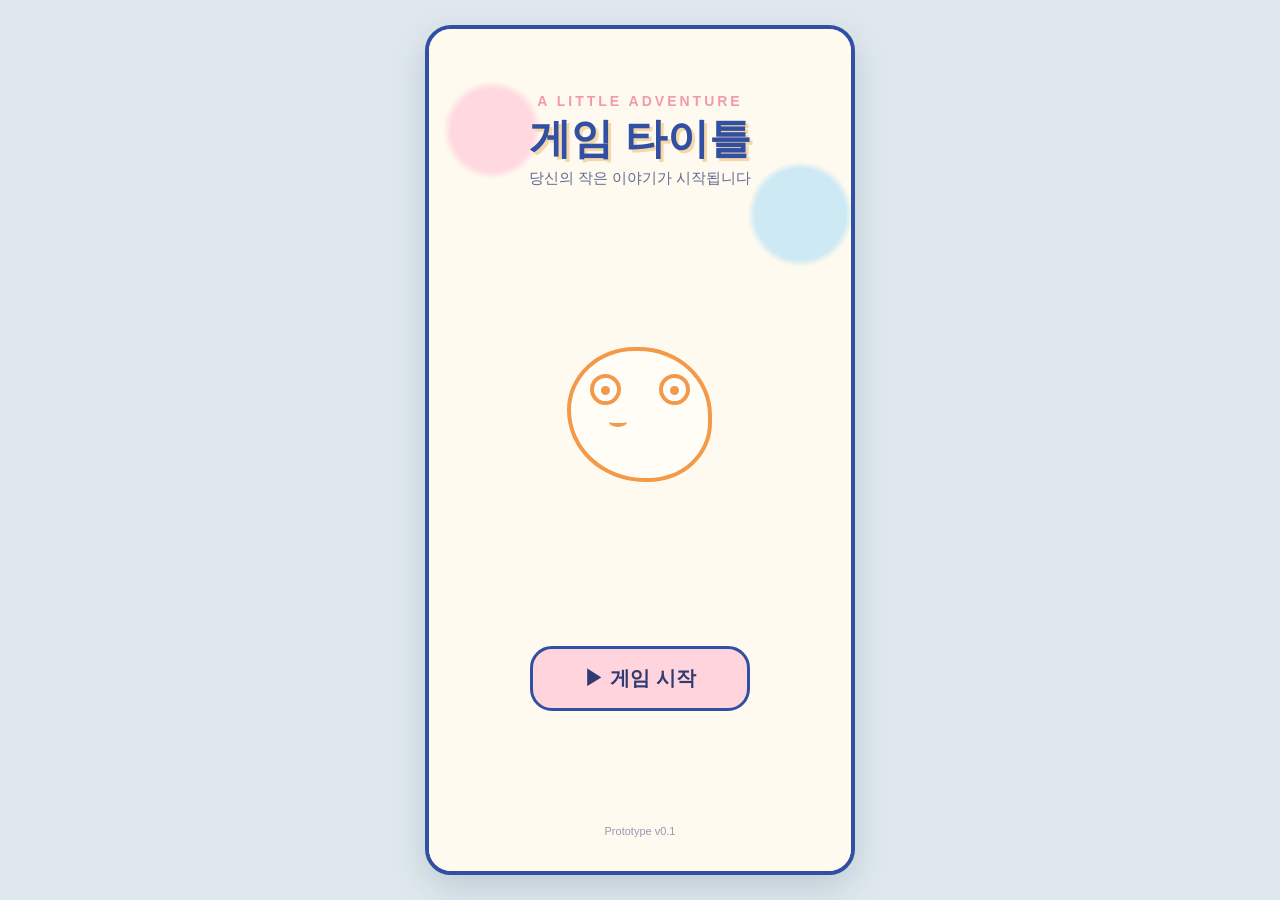
<file: s16/index.html>
<!DOCTYPE html>
<html lang="ko">
<head>
<meta charset="UTF-8">
<meta name="viewport" content="width=device-width, initial-scale=1.0">
<title>나의 게임 프로토타입</title>
<style>
  * { box-sizing: border-box; }
  :root {
    --blue: #314fa3;
    --sky: #b9dff1;
    --cream: #fffaf0;
    --pink: #f29aaa;
    --green: #76b99b;
    --orange: #f29a4a;
    --ink: #303b72;
  }

  body {
    margin: 0;
    min-height: 100vh;
    display: flex;
    justify-content: center;
    align-items: center;
    background: #dfe9ed;
    font-family: "Trebuchet MS", "Arial", sans-serif;
    color: var(--ink);
  }

  /* 모바일 게임 화면 */
  .game {
    position: relative;
    width: min(100vw, 430px);
    height: min(100vh, 850px);
    min-height: 650px;
    overflow: hidden;
    background: var(--cream);
    border: 4px solid var(--blue);
    border-radius: 26px;
    box-shadow: 0 12px 35px rgba(40, 60, 100, .18);
  }

  .screen {
    position: absolute;
    inset: 0;
    padding: 24px;
    display: none;
    flex-direction: column;
    animation: fade .22s ease;
  }
  .screen.active { display: flex; }

  @keyframes fade {
    from { opacity: 0; transform: translateY(5px); }
    to { opacity: 1; transform: translateY(0); }
  }

  /* 공통 */
  button {
    border: 3px solid var(--blue);
    background: white;
    color: var(--ink);
    font: inherit;
    font-weight: 800;
    cursor: pointer;
    transition: .15s;
  }
  button:hover { transform: translateY(-2px); }
  button:active { transform: translateY(1px) scale(.98); }

  .back {
    align-self: flex-start;
    padding: 8px 14px;
    border-radius: 16px;
    font-size: 14px;
  }

  /* ① 타이틀 화면 */
  #title {
    justify-content: space-between;
    align-items: center;
    text-align: center;
    background:
      radial-gradient(circle at 15% 12%, #ffd9df 0 5%, transparent 6%),
      radial-gradient(circle at 88% 22%, #cce9f4 0 6%, transparent 7%),
      var(--cream);
  }

  .title-top {
    margin-top: 40px;
  }

  .small-logo {
    font-size: 14px;
    letter-spacing: 3px;
    color: var(--pink);
    font-weight: 900;
  }

  h1 {
    margin: 8px 0;
    font-size: 42px;
    line-height: 1.05;
    color: var(--blue);
    text-shadow: 3px 3px 0 #f5d7a9;
  }

  .subtitle {
    font-size: 15px;
    opacity: .75;
  }

  .title-character {
    width: 190px;
    height: 210px;
    margin: 10px auto;
    position: relative;
  }

  .blob {
    position: absolute;
    width: 145px;
    height: 135px;
    left: 22px;
    top: 35px;
    border: 4px solid var(--orange);
    border-radius: 48% 52% 45% 55%;
    background: #fffdf5;
  }

  .eye {
    position: absolute;
    width: 31px;
    height: 31px;
    border: 4px solid var(--orange);
    border-radius: 50%;
    top: 62px;
    background: #fff;
  }
  .eye.left { left: 45px; }
  .eye.right { right: 45px; }

  .eye::after {
    content: "";
    position: absolute;
    width: 9px;
    height: 9px;
    background: var(--orange);
    border-radius: 50%;
    left: 7px;
    top: 8px;
  }

  .mouth {
    position: absolute;
    width: 18px;
    height: 10px;
    border-bottom: 4px solid var(--orange);
    border-radius: 50%;
    top: 105px;
    left: 64px;
  }

  .start {
    width: 220px;
    padding: 16px;
    border-radius: 22px;
    background: #ffd4dc;
    font-size: 20px;
  }

  .version {
    font-size: 11px;
    opacity: .5;
    margin-bottom: 10px;
  }

  /* ③ 메인 화면 */
  #main {
    background: #f9fbf1;
  }

  .topbar {
    display: flex;
    justify-content: space-between;
    align-items: center;
    margin-bottom: 12px;
  }

  .player {
    display: flex;
    align-items: center;
    gap: 10px;
  }

  .avatar {
    width: 48px;
    height: 48px;
    border: 3px solid var(--blue);
    border-radius: 50%;
    background: #d8ecf6;
    display: grid;
    place-items: center;
    font-size: 25px;
  }

  .currency {
    padding: 8px 12px;
    border: 3px solid var(--blue);
    border-radius: 16px;
    background: #fff;
    font-weight: 900;
  }

  .main-art {
    height: 265px;
    border: 4px solid var(--blue);
    border-radius: 28px;
    background: #dff1f5;
    display: flex;
    align-items: center;
    justify-content: center;
    position: relative;
    overflow: hidden;
  }

  .main-art::before,
  .main-art::after {
    content: "";
    position: absolute;
    border: 3px solid #9bcbd7;
    border-radius: 50%;
  }
  .main-art::before { width: 170px; height: 80px; bottom: -35px; left: -30px; }
  .main-art::after { width: 220px; height: 100px; bottom: -55px; right: -50px; }

  .main-character {
    font-size: 110px;
    filter: drop-shadow(0 7px 0 rgba(49,79,163,.15));
    z-index: 1;
  }

  .speech {
    position: absolute;
    top: 18px;
    right: 16px;
    padding: 10px 13px;
    border: 3px solid var(--blue);
    border-radius: 18px;
    background: #fff;
    font-size: 13px;
    z-index: 2;
  }

  .menu-grid {
    flex: 1;
    margin-top: 16px;
    display: grid;
    grid-template-columns: repeat(3, 1fr);
    gap: 10px;
    align-content: center;
  }

  .menu-btn {
    min-height: 78px;
    border-radius: 20px;
    display: flex;
    flex-direction: column;
    align-items: center;
    justify-content: center;
    gap: 4px;
    font-size: 12px;
  }

  .menu-btn .icon { font-size: 27px; }
  .menu-btn.content {
    background: #ffd8df;
    border-color: #d65f7b;
  }

  .main-hint {
    margin: 18px 0 4px;
    padding: 13px 14px;
    border: 2px dashed #9aadd0;
    border-radius: 16px;
    background: #fff;
    text-align: center;
    font-size: 12px;
    opacity: .8;
  }

  .bottom-nav {
    display: flex;
    gap: 8px;
    margin-top: 12px;
  }
  .bottom-nav button {
    flex: 1;
    padding: 10px;
    border-radius: 16px;
    font-size: 12px;
  }

  /* ② 콘텐츠 화면 */
  #content {
    background: #fffdf5;
  }

  .content-title {
    text-align: center;
    margin: 15px 0 5px;
    font-size: 30px;
    color: var(--blue);
  }

  .content-desc {
    text-align: center;
    margin: 0 0 18px;
    font-size: 13px;
    opacity: .65;
  }

  .cards {
    display: flex;
    flex-direction: column;
    gap: 16px;
    flex: 1;
    justify-content: center;
  }

  .content-card {
    position: relative;
    min-height: 190px;
    border: 4px solid var(--blue);
    border-radius: 25px;
    padding: 18px;
    overflow: hidden;
    text-align: left;
  }

  .content-card:nth-child(1) { background: #ffe1e7; }
  .content-card:nth-child(2) { background: #dceef5; }

  .card-number {
    font-size: 12px;
    font-weight: 900;
    opacity: .6;
  }

  .card-title {
    margin: 7px 0 4px;
    font-size: 25px;
  }

  .card-desc {
    max-width: 58%;
    font-size: 12px;
    line-height: 1.5;
    opacity: .75;
  }

  .card-visual {
    position: absolute;
    right: 15px;
    bottom: 5px;
    font-size: 85px;
  }

  .play {
    position: absolute;
    left: 18px;
    bottom: 15px;
    padding: 8px 15px;
    border-radius: 15px;
    background: #fff;
    font-size: 12px;
  }

  .locked {
    opacity: .55;
  }

  .locked .play::before {
    content: "🔒 ";
  }

  .footer-note {
    text-align: center;
    font-size: 11px;
    opacity: .5;
    padding-top: 8px;
  }

  @media (max-height: 720px) {
    .game { min-height: 100vh; border-radius: 0; }
    .main-art { height: 210px; }
    .title-character { transform: scale(.82); margin: -5px auto; }
  }

  .menu-btn.character {
    background: #e5d9f7;
    border-color: #7956a8;
  }

  .menu-btn.gacha {
    background: #ffe2ad;
    border-color: #d58a32;
  }

  .gacha-machine {
    margin-top: 10px;
    min-height: 250px;
    border: 4px solid var(--blue);
    border-radius: 28px;
    background: #eef7f8;
    display: flex;
    flex-direction: column;
    justify-content: center;
    align-items: center;
    gap: 14px;
  }

  .gacha-orb {
    width: 125px;
    height: 125px;
    border: 5px solid var(--blue);
    border-radius: 50%;
    background: #fff;
    display: grid;
    place-items: center;
    font-size: 68px;
    box-shadow: 0 7px 0 rgba(49,79,163,.12);
  }

  .gacha-orb.spin {
    animation: gachaSpin .6s ease;
  }

  @keyframes gachaSpin {
    0% { transform: rotate(0) scale(1); }
    50% { transform: rotate(180deg) scale(1.12); }
    100% { transform: rotate(360deg) scale(1); }
  }

  .gacha-result {
    padding: 8px 14px;
    border-radius: 14px;
    background: #fff;
    border: 2px dashed #9aadd0;
    font-size: 13px;
    text-align: center;
  }

  .draw-btn, .save-btn {
    width: 100%;
    margin-top: 12px;
    padding: 14px;
    border-radius: 19px;
    font-size: 17px;
    background: #ffd7a0;
  }

  .item-inventory, .wardrobe {
    margin-top: 12px;
    padding: 12px;
    border: 3px solid var(--blue);
    border-radius: 18px;
    background: #fff;
  }

  .inventory-list, .wardrobe-list {
    display: flex;
    gap: 7px;
    flex-wrap: wrap;
    margin-top: 9px;
    min-height: 34px;
  }

  .item-chip {
    padding: 7px 9px;
    border: 2px solid var(--blue);
    border-radius: 12px;
    background: #f7f5ff;
    font-size: 12px;
    cursor: pointer;
  }

  .item-chip.equipped-item {
    background: #ffe0e8;
    border-color: #d65f7b;
  }

  .empty-items {
    font-size: 12px;
    opacity: .55;
  }

  .dress-layout {
    flex: 1;
    display: flex;
    flex-direction: column;
    gap: 12px;
    justify-content: center;
  }

  .dress-preview {
    min-height: 260px;
    border: 4px solid var(--blue);
    border-radius: 27px;
    background: #e0f1f5;
    display: flex;
    flex-direction: column;
    align-items: center;
    justify-content: center;
  }

  .bear-stage {
    position: relative;
    width: 190px;
    height: 185px;
    display: flex;
    align-items: flex-end;
    justify-content: center;
  }

  .bear-character {
    position: absolute;
    left: 50%;
    bottom: 0;
    transform: translateX(-50%);
    font-size: 125px;
    line-height: 1;
    filter: drop-shadow(0 7px 0 rgba(49,79,163,.13));
    z-index: 2;
  }

  .bear-item {
    position: absolute;
    left: 50%;
    top: 4px;
    transform: translateX(-50%);
    font-size: 54px;
    line-height: 1;
    z-index: 3;
    pointer-events: none;
    filter: drop-shadow(0 3px 2px rgba(0,0,0,.15));
  }

  .bear-item.body-item {
    top: 91px;
    font-size: 45px;
  }

  .bear-item.face-item {
    top: 43px;
    font-size: 48px;
  }

  .equipped {
    margin-top: 8px;
    padding: 7px 12px;
    border-radius: 13px;
    background: white;
    border: 2px solid var(--blue);
    font-size: 12px;
  }

  .wardrobe {
    max-height: 135px;
    overflow-y: auto;
  }

  .save-btn {
    background: #d8efdf;
    border-color: #4d946f;
  }

</style>
</head>

<body>
<div class="game">

  <!-- ① 타이틀 화면 -->
  <section id="title" class="screen active">
    <div class="title-top">
      <div class="small-logo">A LITTLE ADVENTURE</div>
      <h1>게임 타이틀</h1>
      <div class="subtitle">당신의 작은 이야기가 시작됩니다</div>
    </div>

    <div class="title-character" aria-label="캐릭터">
      <div class="blob"></div>
      <div class="eye left"></div>
      <div class="eye right"></div>
      <div class="mouth"></div>
    </div>

    <button class="start" onclick="showScreen('main')">▶ 게임 시작</button>
    <div class="version">Prototype v0.1</div>
  </section>

  <!-- ③ 메인 화면 -->
  <section id="main" class="screen">
    <div class="topbar">
      <div class="player">
        <div class="avatar">🐾</div>
        <div>
          <strong>플레이어</strong><br>
          <small>오늘도 좋은 하루!</small>
        </div>
      </div>
      <div class="currency">★ 120</div>
    </div>

    <div class="main-art">
      <div class="speech">오늘은 무엇을 해볼까?</div>
      <div class="main-character">🐻</div>
    </div>

    <div class="main-hint">아래 메뉴에서 <b>꾸미기</b> 또는 <b>뽑기</b>를 선택해보세요</div>

    <div class="bottom-nav">
      <button onclick="showScreen('main')">⌂ 홈</button>
      <button onclick="showScreen('dress')">👗 꾸미기</button>
      <button onclick="showScreen('gacha')">🎁 뽑기</button>
    </div>
  </section>

  <!-- 아이템 뽑기 화면 -->
  <section id="gacha" class="screen">
    <button class="back" onclick="showScreen('main')">← 돌아가기</button>
    <h2 class="content-title">아이템 뽑기</h2>
    <p class="content-desc">캐릭터를 꾸밀 아이템을 뽑아보세요</p>

    <div class="gacha-machine">
      <div class="gacha-orb" id="gachaOrb">🎁</div>
      <div class="gacha-result" id="gachaResult">뽑기를 눌러 아이템을 획득하세요!</div>
    </div>

    <div class="item-inventory">
      <strong>보유 아이템</strong>
      <div id="inventory" class="inventory-list"></div>
    </div>

    <button class="draw-btn" onclick="drawItem()">✨ 아이템 1회 뽑기</button>
    <div class="footer-note">획득한 아이템은 캐릭터 꾸미기에서 착용할 수 있습니다</div>
  </section>

  <!-- 캐릭터 꾸미기 화면 -->
  <section id="dress" class="screen">
    <button class="back" onclick="showScreen('main')">← 돌아가기</button>
    <h2 class="content-title">캐릭터 꾸미기</h2>
    <p class="content-desc">뽑은 아이템을 선택해서 캐릭터에게 착용시켜보세요</p>

    <div class="dress-layout">
      <div class="dress-preview">
        <div class="bear-stage">
          <div class="bear-character">🐻</div>
          <div class="bear-item" id="bearItem"></div>
        </div>
        <div class="equipped" id="equippedText">착용 아이템 없음</div>
      </div>

      <div class="wardrobe">
        <strong>내 아이템</strong>
        <div id="wardrobe" class="wardrobe-list"></div>
      </div>
    </div>

    <button class="save-btn" onclick="toast('캐릭터 꾸미기가 저장되었긔!')">✓ 꾸미기 저장</button>
    <div class="footer-note">아이템을 선택하면 바로 캐릭터에 적용됩니다</div>
  </section>

</div>

<script>
  const itemPool = [
    { name: "분홍 리본", icon: "🎀" },
    { name: "왕관", icon: "👑" },
    { name: "선글라스", icon: "🕶️" },
    { name: "꽃 머리핀", icon: "🌸" },
    { name: "파란 모자", icon: "🧢" },
    { name: "별 장식", icon: "⭐" },
    { name: "하트 목걸이", icon: "💗" },
    { name: "토끼 귀", icon: "🐰" }
  ];

  let ownedItems = [
    { name: "기본 리본", icon: "🎀" }
  ];
  let equippedItem = null;

  function showScreen(id) {
    document.querySelectorAll('.screen').forEach(screen => {
      screen.classList.remove('active');
    });
    document.getElementById(id).classList.add('active');

    if (id === 'dress') renderWardrobe();
    if (id === 'gacha') renderInventory();
  }

  function drawItem() {
    const orb = document.getElementById('gachaOrb');
    const result = document.getElementById('gachaResult');
    const item = itemPool[Math.floor(Math.random() * itemPool.length)];

    orb.classList.remove('spin');
    void orb.offsetWidth;
    orb.classList.add('spin');

    result.textContent = "✨ 뽑는 중...";

    setTimeout(() => {
      ownedItems.push(item);
      orb.textContent = item.icon;
      result.innerHTML = `🎉 <strong>${item.icon} ${item.name}</strong> 획득!`;
      renderInventory();
      renderWardrobe();
    }, 600);
  }

  function equipItem(index) {
    equippedItem = index;
    renderWardrobe();
    renderInventory();
    toast(`${ownedItems[index].icon} ${ownedItems[index].name}을(를) 착용했긔!`);
  }

  function renderInventory() {
    const inventory = document.getElementById('inventory');
    if (!inventory) return;

    inventory.innerHTML = '';

    ownedItems.forEach((item, index) => {
      const chip = document.createElement('button');
      chip.className = 'item-chip' +
        (equippedItem === index ? ' equipped-item' : '');
      chip.textContent = `${item.icon} ${item.name}`;
      chip.onclick = () => equipItem(index);
      inventory.appendChild(chip);
    });
  }

  function renderWardrobe() {
    const wardrobe = document.getElementById('wardrobe');
    const bearItem = document.getElementById('bearItem');
    const equippedText = document.getElementById('equippedText');
    if (!wardrobe) return;

    wardrobe.innerHTML = '';

    ownedItems.forEach((item, index) => {
      const chip = document.createElement('button');
      chip.className = 'item-chip' +
        (equippedItem === index ? ' equipped-item' : '');
      chip.textContent = `${item.icon} ${item.name}`;
      chip.onclick = () => equipItem(index);
      wardrobe.appendChild(chip);
    });

    if (equippedItem !== null && ownedItems[equippedItem]) {
      const item = ownedItems[equippedItem];
      bearItem.textContent = item.icon;
      bearItem.className = 'bear-item';

      // 아이템 종류에 따라 곰의 머리/얼굴/몸 위치에 겹쳐 표시
      if (['하트 목걸이'].includes(item.name)) {
        bearItem.classList.add('body-item');
      } else if (['선글라스'].includes(item.name)) {
        bearItem.classList.add('face-item');
      }

      equippedText.textContent = `현재 착용: ${item.icon} ${item.name}`;
    } else {
      bearItem.textContent = '';
      bearItem.className = 'bear-item';
      equippedText.textContent = '착용 아이템 없음';
    }
  }

  function toast(message) {
    const old = document.querySelector('.toast');
    if (old) old.remove();

    const t = document.createElement('div');
    t.className = 'toast';
    t.textContent = message;

    Object.assign(t.style, {
      position: 'absolute',
      left: '50%',
      bottom: '25px',
      transform: 'translateX(-50%)',
      background: '#303b72',
      color: 'white',
      padding: '11px 16px',
      borderRadius: '16px',
      fontSize: '13px',
      fontWeight: 'bold',
      zIndex: '99',
      whiteSpace: 'nowrap'
    });

    document.querySelector('.game').appendChild(t);
    setTimeout(() => t.remove(), 1600);
  }

  renderInventory();
</script>
</body>
</html>
</file>
<file: s04/style.css>
* {
    box-sizing: border-box;
}

body {
    margin: 0;
    font-family: "Pretendard", "Noto Sans KR", sans-serif;
    background: #f4f7fb;
    color: #1d2739;
}

button,
textarea {
    font-family: inherit;
}

.container {
    width: 90%;
    max-width: 900px;
    margin: 50px auto;
}


/* =========================
   상단
========================= */

.top {
    margin-bottom: 35px;
}

.small-title {
    color: #5276b9;
    font-size: 13px;
    font-weight: 700;
    letter-spacing: 2px;
}

.top h1 {
    margin: 7px 0;
    font-size: 34px;
}

.top p {
    margin: 0;
    color: #7b8799;
}


/* =========================
   입력 카드
========================= */

.review-box {
    background: white;
    border-radius: 22px;
    padding: 30px;
    box-shadow: 0 8px 30px rgba(50, 70, 100, 0.08);
}

.box-title {
    display: flex;
    align-items: center;
    gap: 14px;
    margin-bottom: 22px;
}

.icon {
    width: 45px;
    height: 45px;

    border-radius: 13px;

    background: #edf4ff;

    display: flex;
    justify-content: center;
    align-items: center;

    font-size: 21px;
}

.box-title h2 {
    margin: 0 0 4px;
    font-size: 20px;
}

.box-title p {
    margin: 0;
    color: #8a95a6;
    font-size: 14px;
}


/* =========================
   입력창
========================= */

textarea {
    width: 100%;
    height: 180px;

    resize: vertical;

    border: 1px solid #dce3ed;
    border-radius: 15px;

    padding: 18px;

    font-size: 15px;

    outline: none;

    color: #263449;
    background: #fafbfd;
}

textarea:focus {
    border-color: #6d91c8;

    background: white;

    box-shadow:
        0 0 0 3px rgba(109, 145, 200, 0.1);
}

textarea::placeholder {
    color: #aeb7c5;
}


/* =========================
   자동 과목
========================= */

.subject-result {
    margin-top: 14px;

    padding: 12px 15px;

    border-radius: 12px;

    background: #f2f6fc;

    display: flex;
    justify-content: space-between;
    align-items: center;

    font-size: 14px;
}

.subject-result span {
    color: #7c899c;
}

.subject-result strong {
    color: #426ba8;
}


/* =========================
   저장 버튼
========================= */

.save-button {
    width: 100%;

    border: none;

    margin-top: 18px;

    padding: 15px;

    border-radius: 13px;

    background: #5276b9;
    color: white;

    font-size: 16px;
    font-weight: 700;

    cursor: pointer;

    transition: 0.2s;
}

.save-button:hover {
    background: #41659f;

    transform: translateY(-1px);
}


/* =========================
   저장된 복습
========================= */

.review-section {
    margin-top: 30px;
}

.section-title {
    display: flex;

    justify-content: space-between;
    align-items: center;
}

.section-title h2 {
    font-size: 21px;
}

.section-title button {
    border: none;

    background: none;

    color: #5276b9;

    cursor: pointer;

    font-weight: 600;
}


/* =========================
   과목 필터
========================= */

.filter-buttons {
    display: flex;

    flex-wrap: wrap;

    gap: 8px;

    margin: 15px 0;
}

.filter-btn {
    border: 1px solid #dce3ed;

    background: white;

    color: #6e7b8f;

    padding: 8px 13px;

    border-radius: 10px;

    cursor: pointer;

    font-size: 13px;
}

.filter-btn:hover {
    background: #f1f5fb;
}

.filter-btn.active {
    background: #5276b9;

    color: white;

    border-color: #5276b9;
}


/* =========================
   복습 카드
========================= */

.review-list {
    display: flex;

    flex-direction: column;

    gap: 14px;
}

.review-card {
    background: white;

    padding: 20px;

    border-radius: 16px;

    box-shadow:
        0 5px 20px rgba(50, 70, 100, 0.06);
}

.review-top {
    display: flex;

    justify-content: space-between;

    align-items: center;

    margin-bottom: 12px;
}

.subject-tag {
    display: inline-block;

    padding: 5px 10px;

    background: #edf4ff;

    color: #5276b9;

    border-radius: 8px;

    font-size: 12px;

    font-weight: 700;
}

.review-date {
    color: #9ba5b4;

    font-size: 12px;
}

.review-content {
    line-height: 1.7;

    white-space: pre-wrap;

    color: #384559;
}

.delete-button {
    border: none;

    background: #f6f7f9;

    color: #8c96a4;

    padding: 6px 10px;

    border-radius: 7px;

    cursor: pointer;

    margin-top: 12px;
}

.delete-button:hover {
    background: #eef0f3;
}


/* =========================
   복습 없음
========================= */

.empty {
    background: white;

    border-radius: 16px;

    padding: 30px;

    text-align: center;

    color: #8c97a6;
}


/* 숨김 */

.hidden {
    display: none;
}


/* =========================
   모바일
========================= */

@media (max-width: 600px) {

    .container {
        width: 92%;

        margin: 30px auto;
    }

    .top h1 {
        font-size: 28px;
    }

    .review-box {
        padding: 20px;
    }

    textarea {
        height: 160px;
    }

    .filter-buttons {
        gap: 6px;
    }

    .filter-btn {
        padding: 7px 10px;
    }
}
</file>
